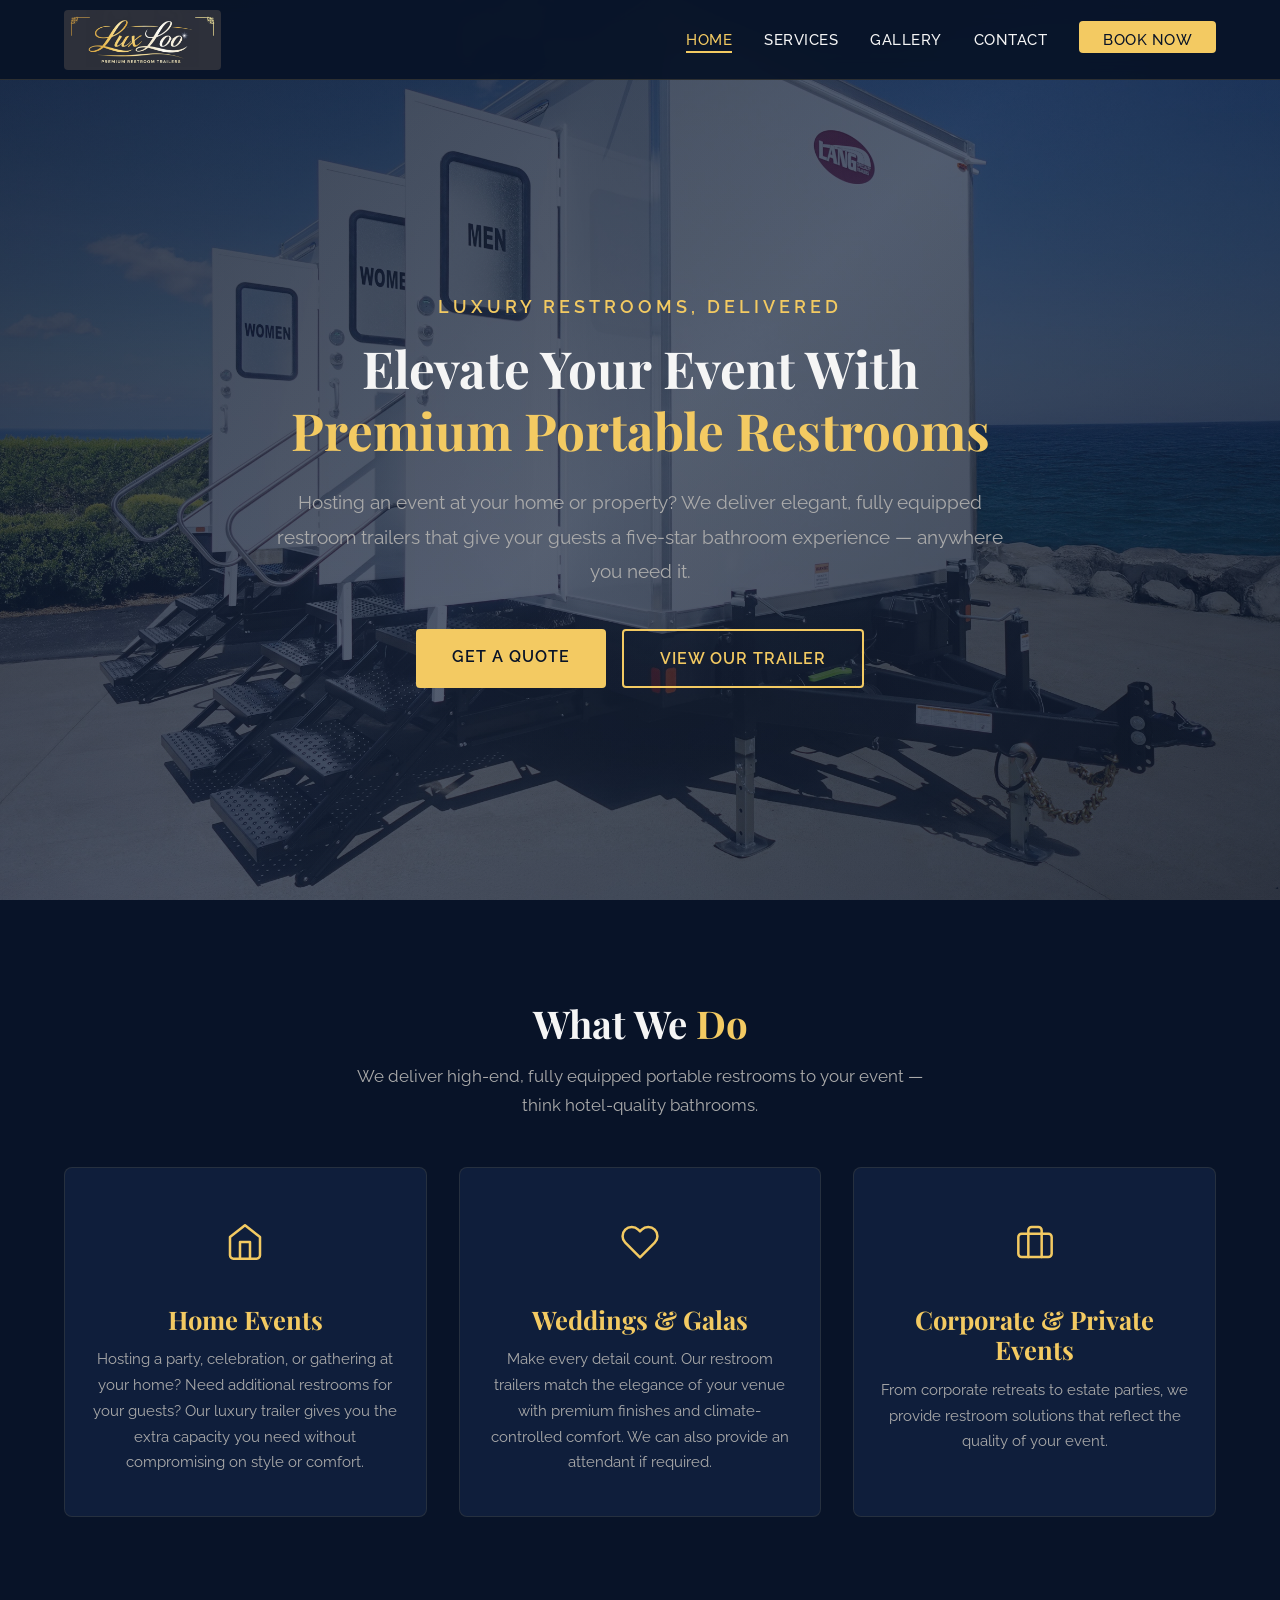
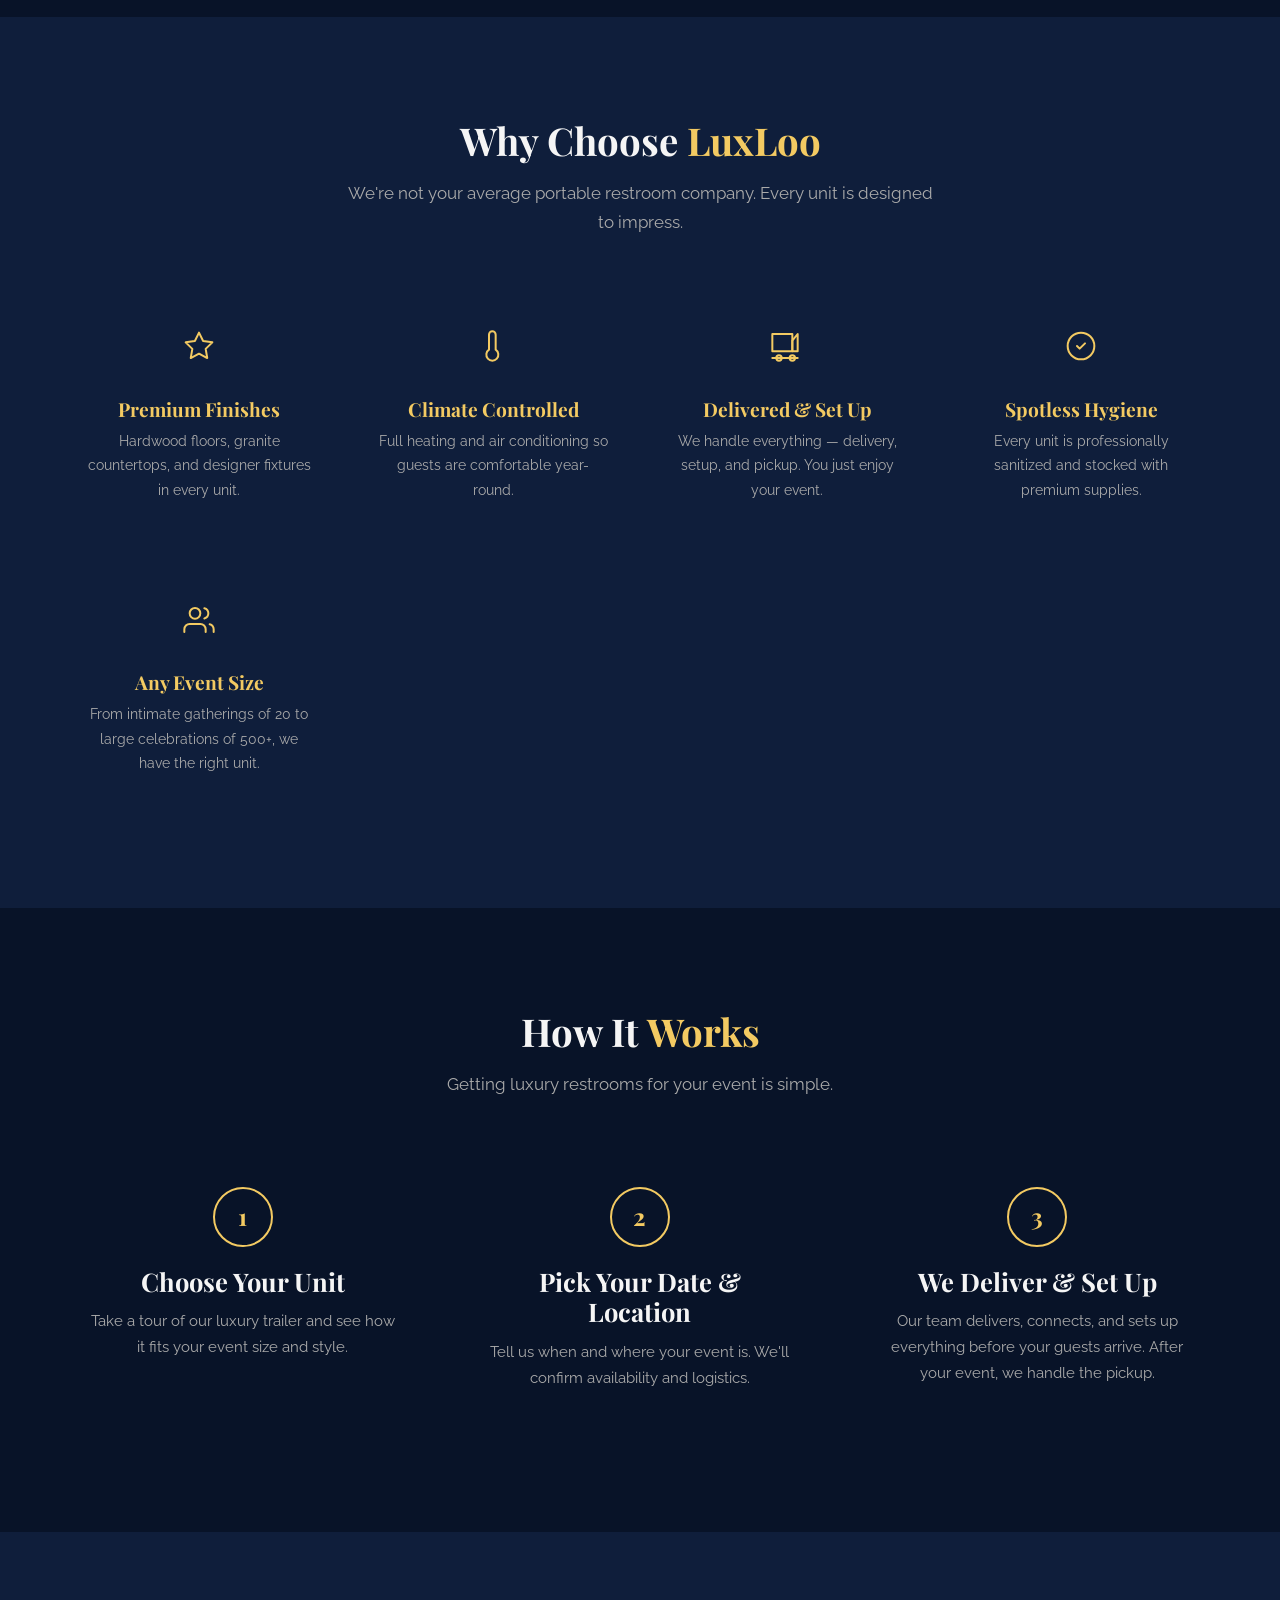
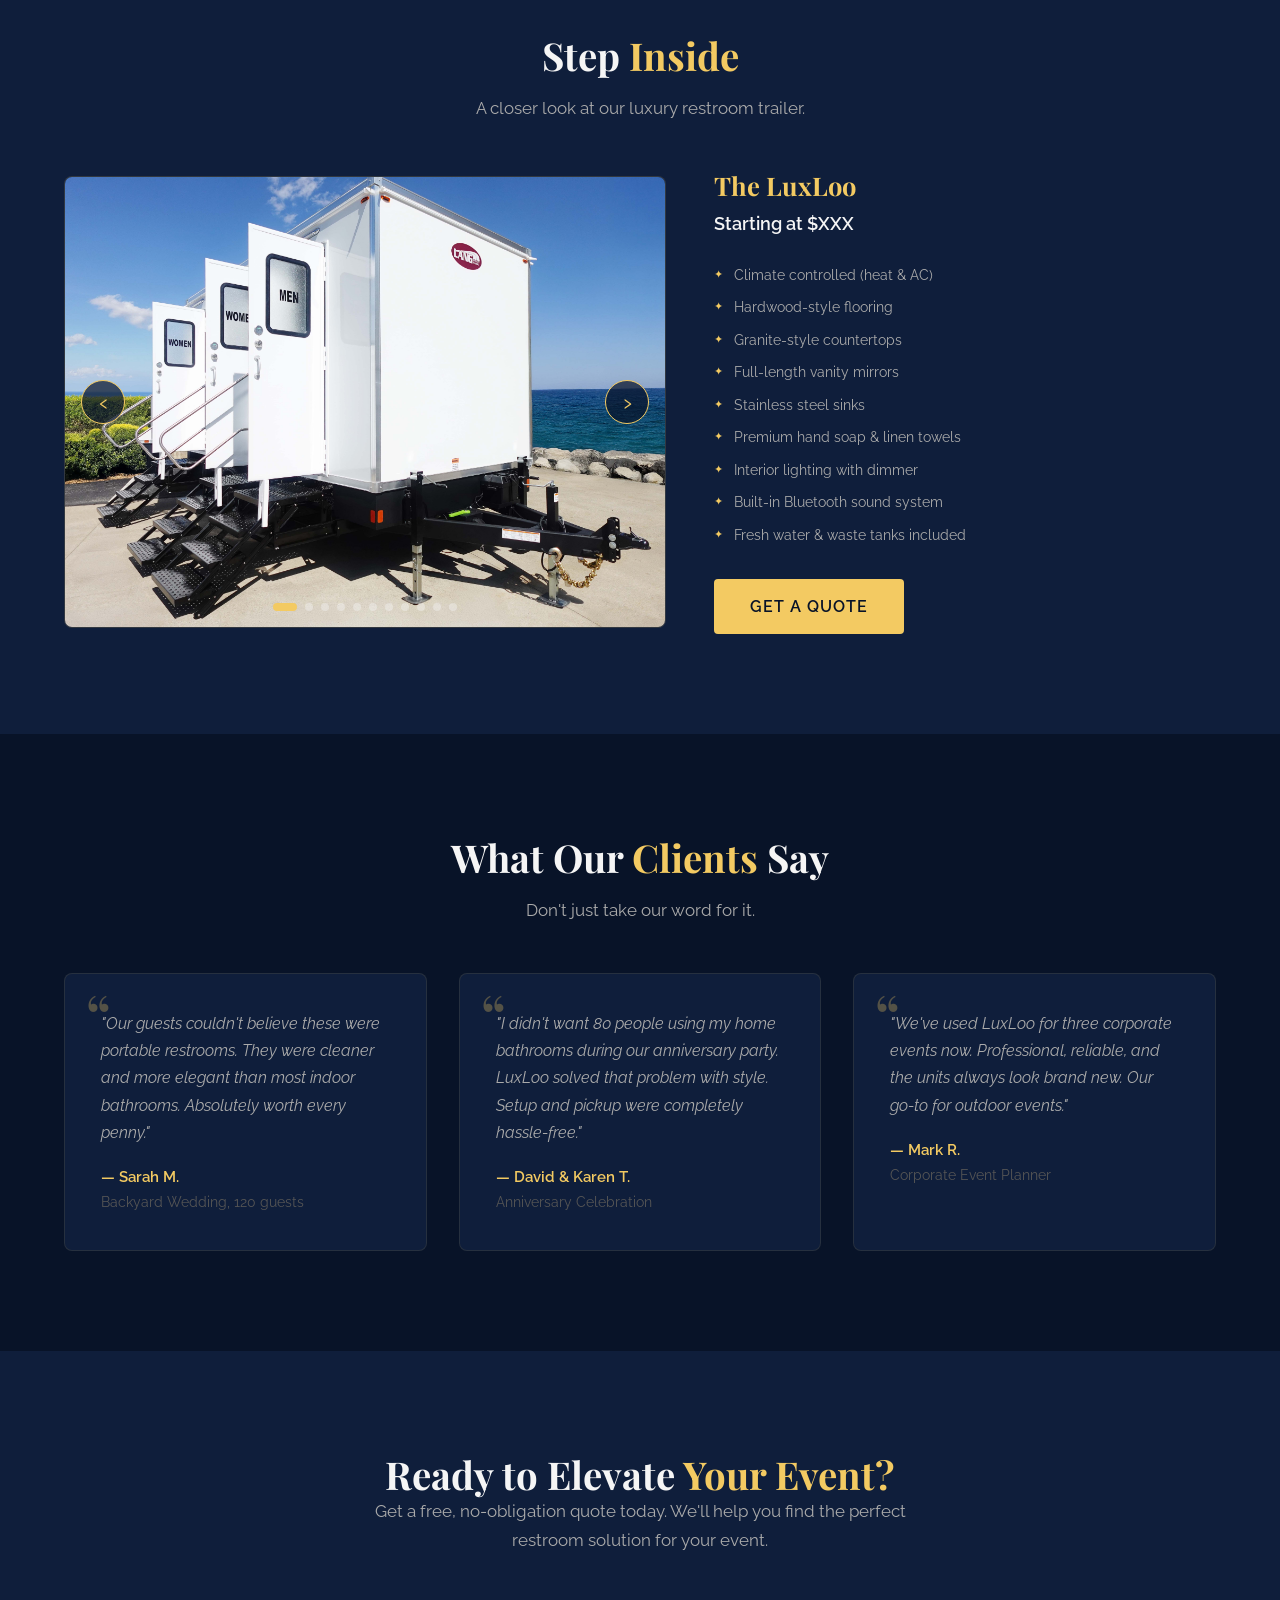
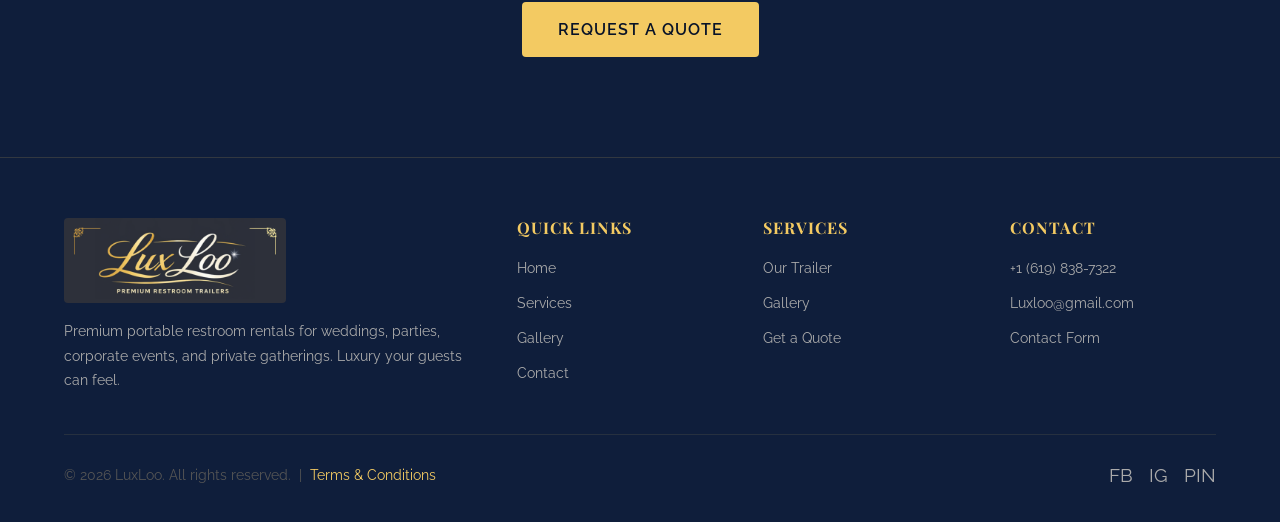
<file: index.html>
<!DOCTYPE html>
<html lang="en">
<head>
  <meta charset="UTF-8">
  <meta name="viewport" content="width=device-width, initial-scale=1.0">
  <title>LuxLoo — Luxury Portable Restroom Rentals for Events</title>
  <meta name="description" content="Luxury portable restroom rentals for weddings, parties, and private events. Hotel-quality bathroom experience delivered to your door.">
  <link rel="preconnect" href="https://fonts.googleapis.com">
  <link rel="preconnect" href="https://fonts.gstatic.com" crossorigin>
  <link href="https://fonts.googleapis.com/css2?family=Playfair+Display:wght@400;700&family=Raleway:wght@300;400;500;600;700&display=swap" rel="stylesheet">
  <link rel="stylesheet" href="css/styles.css">
</head>
<body>

  <!-- Navigation -->
  <nav class="navbar">
    <div class="container">
      <a href="index.html" class="nav-logo"><img src="images/logo.png" alt="LuxLoo"></a>
      <ul class="nav-links">
        <li><a href="index.html" class="active">Home</a></li>
        <li><a href="services.html">Services</a></li>
        <li><a href="gallery.html">Gallery</a></li>
        <li><a href="contact.html">Contact</a></li>
        <li><a href="booking.html" class="nav-cta">Book Now</a></li>
      </ul>
      <button class="hamburger" aria-label="Toggle menu">
        <span></span>
        <span></span>
        <span></span>
      </button>
    </div>
  </nav>

  <!-- Hero Section -->
  <section class="hero">
    <div class="hero-content">
      <p class="hero-tagline">Luxury Restrooms, Delivered</p>
      <h1>Elevate Your Event With <span>Premium Portable Restrooms</span></h1>
      <p class="hero-description">
        Hosting an event at your home or property?
        We deliver elegant, fully equipped restroom trailers that give your guests a
        five-star bathroom experience — anywhere you need it.
      </p>
      <div class="hero-buttons">
        <a href="booking.html" class="btn btn-primary">Get a Quote</a>
        <a href="services.html" class="btn btn-outline">View Our Trailer</a>
      </div>
    </div>
  </section>

  <!-- What We Do -->
  <section class="section">
    <div class="container">
      <h2 class="section-title">What We <span class="gold-text">Do</span></h2>
      <p class="section-subtitle">
        We deliver high-end, fully equipped portable restrooms to your event — think hotel-quality bathrooms.
      </p>
      <div class="what-we-do-grid">
        <div class="wwd-card">
          <span class="wwd-icon"><svg xmlns="http://www.w3.org/2000/svg" width="40" height="40" viewBox="0 0 24 24" fill="none" stroke="#F3CA62" stroke-width="1.5" stroke-linecap="round" stroke-linejoin="round"><path d="M3 9l9-7 9 7v11a2 2 0 0 1-2 2H5a2 2 0 0 1-2-2z"/><polyline points="9 22 9 12 15 12 15 22"/></svg></span>
          <h3>Home Events</h3>
          <p>Hosting a party, celebration, or gathering at your home? Need additional restrooms for your guests? Our luxury trailer gives you the extra capacity you need without compromising on style or comfort.</p>
        </div>
        <div class="wwd-card">
          <span class="wwd-icon"><svg xmlns="http://www.w3.org/2000/svg" width="40" height="40" viewBox="0 0 24 24" fill="none" stroke="#F3CA62" stroke-width="1.5" stroke-linecap="round" stroke-linejoin="round"><path d="M20.84 4.61a5.5 5.5 0 0 0-7.78 0L12 5.67l-1.06-1.06a5.5 5.5 0 0 0-7.78 7.78l1.06 1.06L12 21.23l7.78-7.78 1.06-1.06a5.5 5.5 0 0 0 0-7.78z"/></svg></span>
          <h3>Weddings & Galas</h3>
          <p>Make every detail count. Our restroom trailers match the elegance of your venue with premium finishes and climate-controlled comfort. We can also provide an attendant if required.</p>
        </div>
        <div class="wwd-card">
          <span class="wwd-icon"><svg xmlns="http://www.w3.org/2000/svg" width="40" height="40" viewBox="0 0 24 24" fill="none" stroke="#F3CA62" stroke-width="1.5" stroke-linecap="round" stroke-linejoin="round"><rect x="2" y="7" width="20" height="14" rx="2" ry="2"/><path d="M16 21V5a2 2 0 0 0-2-2h-4a2 2 0 0 0-2 2v16"/></svg></span>
          <h3>Corporate & Private Events</h3>
          <p>From corporate retreats to estate parties, we provide restroom solutions that reflect the quality of your event.</p>
        </div>
      </div>
    </div>
  </section>

  <!-- Why Choose Us -->
  <section class="section section-alt">
    <div class="container">
      <h2 class="section-title">Why Choose <span class="gold-text">LuxLoo</span></h2>
      <p class="section-subtitle">
        We're not your average portable restroom company. Every unit is designed to impress.
      </p>
      <div class="features-grid">
        <div class="feature-item">
          <span class="feature-icon"><svg xmlns="http://www.w3.org/2000/svg" width="32" height="32" viewBox="0 0 24 24" fill="none" stroke="#F3CA62" stroke-width="1.5" stroke-linecap="round" stroke-linejoin="round"><polygon points="12 2 15.09 8.26 22 9.27 17 14.14 18.18 21.02 12 17.77 5.82 21.02 7 14.14 2 9.27 8.91 8.26 12 2"/></svg></span>
          <h4>Premium Finishes</h4>
          <p>Hardwood floors, granite countertops, and designer fixtures in every unit.</p>
        </div>
        <div class="feature-item">
          <span class="feature-icon"><svg xmlns="http://www.w3.org/2000/svg" width="32" height="32" viewBox="0 0 24 24" fill="none" stroke="#F3CA62" stroke-width="1.5" stroke-linecap="round" stroke-linejoin="round"><path d="M14 14.76V3.5a2.5 2.5 0 0 0-5 0v11.26a4.5 4.5 0 1 0 5 0z"/></svg></span>
          <h4>Climate Controlled</h4>
          <p>Full heating and air conditioning so guests are comfortable year-round.</p>
        </div>
        <div class="feature-item">
          <span class="feature-icon"><svg xmlns="http://www.w3.org/2000/svg" width="32" height="32" viewBox="0 0 24 24" fill="none" stroke="#F3CA62" stroke-width="1.5" stroke-linecap="round" stroke-linejoin="round"><rect x="1" y="3" width="15" height="13"/><polygon points="16 8 20 3 20 16 16 16 16 8"/><line x1="1" y1="21" x2="20" y2="21"/><circle cx="6" cy="21" r="2"/><circle cx="16" cy="21" r="2"/></svg></span>
          <h4>Delivered & Set Up</h4>
          <p>We handle everything — delivery, setup, and pickup. You just enjoy your event.</p>
        </div>
        <div class="feature-item">
          <span class="feature-icon"><svg xmlns="http://www.w3.org/2000/svg" width="32" height="32" viewBox="0 0 24 24" fill="none" stroke="#F3CA62" stroke-width="1.5" stroke-linecap="round" stroke-linejoin="round"><path d="M12 22c5.523 0 10-4.477 10-10S17.523 2 12 2 2 6.477 2 12s4.477 10 10 10z"/><path d="M9 12l2 2 4-4"/></svg></span>
          <h4>Spotless Hygiene</h4>
          <p>Every unit is professionally sanitized and stocked with premium supplies.</p>
        </div>
        <div class="feature-item">
          <span class="feature-icon"><svg xmlns="http://www.w3.org/2000/svg" width="32" height="32" viewBox="0 0 24 24" fill="none" stroke="#F3CA62" stroke-width="1.5" stroke-linecap="round" stroke-linejoin="round"><path d="M17 21v-2a4 4 0 0 0-4-4H5a4 4 0 0 0-4 4v2"/><circle cx="9" cy="7" r="4"/><path d="M23 21v-2a4 4 0 0 0-3-3.87"/><path d="M16 3.13a4 4 0 0 1 0 7.75"/></svg></span>
          <h4>Any Event Size</h4>
          <p>From intimate gatherings of 20 to large celebrations of 500+, we have the right unit.</p>
        </div>
      </div>
    </div>
  </section>

  <!-- How It Works -->
  <section class="section">
    <div class="container">
      <h2 class="section-title">How It <span class="gold-text">Works</span></h2>
      <p class="section-subtitle">
        Getting luxury restrooms for your event is simple.
      </p>
      <div class="steps">
        <div class="step">
          <div class="step-number">1</div>
          <h3>Choose Your Unit</h3>
          <p>Take a tour of our luxury trailer and see how it fits your event size and style.</p>
        </div>
        <div class="step">
          <div class="step-number">2</div>
          <h3>Pick Your Date & Location</h3>
          <p>Tell us when and where your event is. We'll confirm availability and logistics.</p>
        </div>
        <div class="step">
          <div class="step-number">3</div>
          <h3>We Deliver & Set Up</h3>
          <p>Our team delivers, connects, and sets up everything before your guests arrive. After your event, we handle the pickup.</p>
        </div>
      </div>
    </div>
  </section>

  <!-- Trailer Showcase -->
  <section class="section section-alt">
    <div class="container">
      <h2 class="section-title">Step <span class="gold-text">Inside</span></h2>
      <p class="section-subtitle">
        A closer look at our luxury restroom trailer.
      </p>
      <div class="trailer-showcase">
        <div class="slideshow" data-slideshow>
          <div class="slideshow-track">
            <div class="slideshow-slide"><img src="images/IMG_6406.JPG" alt="LuxLoo luxury restroom trailer" loading="lazy"></div>
            <div class="slideshow-slide"><img src="images/IMG_6407.JPG" alt="LuxLoo luxury restroom trailer" loading="lazy"></div>
            <div class="slideshow-slide"><img src="images/IMG_6408.JPG" alt="LuxLoo luxury restroom trailer" loading="lazy"></div>
            <div class="slideshow-slide"><img src="images/IMG_6410.JPG" alt="LuxLoo luxury restroom trailer" loading="lazy"></div>
            <div class="slideshow-slide"><img src="images/IMG_6411.JPG" alt="LuxLoo luxury restroom trailer" loading="lazy"></div>
            <div class="slideshow-slide"><img src="images/IMG_6413.JPG" alt="LuxLoo luxury restroom trailer" loading="lazy"></div>
            <div class="slideshow-slide"><img src="images/IMG_6415.JPG" alt="LuxLoo luxury restroom trailer" loading="lazy"></div>
            <div class="slideshow-slide"><img src="images/IMG_6423.JPG" alt="LuxLoo luxury restroom trailer" loading="lazy"></div>
            <div class="slideshow-slide"><img src="images/IMG_6424.JPG" alt="LuxLoo luxury restroom trailer" loading="lazy"></div>
            <div class="slideshow-slide"><img src="images/IMG_6431.JPG" alt="LuxLoo luxury restroom trailer" loading="lazy"></div>
            <div class="slideshow-slide"><img src="images/IMG_6432.JPG" alt="LuxLoo luxury restroom trailer" loading="lazy"></div>
          </div>
          <button class="slideshow-btn slideshow-prev" aria-label="Previous photo">&#8249;</button>
          <button class="slideshow-btn slideshow-next" aria-label="Next photo">&#8250;</button>
          <div class="slideshow-dots"></div>
        </div>
        <div class="trailer-details">
          <h3>The LuxLoo</h3>
          <p class="unit-price">Starting at $XXX</p>
          <ul class="unit-features">
            <li>Climate controlled (heat &amp; AC)</li>
            <li>Hardwood-style flooring</li>
            <li>Granite-style countertops</li>
            <li>Full-length vanity mirrors</li>
            <li>Stainless steel sinks</li>
            <li>Premium hand soap &amp; linen towels</li>
            <li>Interior lighting with dimmer</li>
            <li>Built-in Bluetooth sound system</li>
            <li>Fresh water &amp; waste tanks included</li>
          </ul>
          <a href="booking.html" class="btn btn-primary">Get a Quote</a>
        </div>
      </div>
    </div>
  </section>

  <!-- Testimonials -->
  <section class="section">
    <div class="container">
      <h2 class="section-title">What Our <span class="gold-text">Clients</span> Say</h2>
      <p class="section-subtitle">
        Don't just take our word for it.
      </p>
      <div class="testimonials-grid">
        <div class="testimonial-card">
          <p class="testimonial-text">
            "Our guests couldn't believe these were portable restrooms. They were cleaner and more elegant than most indoor bathrooms. Absolutely worth every penny."
          </p>
          <p class="testimonial-author">— Sarah M.</p>
          <p class="testimonial-event">Backyard Wedding, 120 guests</p>
        </div>
        <div class="testimonial-card">
          <p class="testimonial-text">
            "I didn't want 80 people using my home bathrooms during our anniversary party. LuxLoo solved that problem with style. Setup and pickup were completely hassle-free."
          </p>
          <p class="testimonial-author">— David & Karen T.</p>
          <p class="testimonial-event">Anniversary Celebration</p>
        </div>
        <div class="testimonial-card">
          <p class="testimonial-text">
            "We've used LuxLoo for three corporate events now. Professional, reliable, and the units always look brand new. Our go-to for outdoor events."
          </p>
          <p class="testimonial-author">— Mark R.</p>
          <p class="testimonial-event">Corporate Event Planner</p>
        </div>
      </div>
    </div>
  </section>

  <!-- CTA Banner -->
  <section class="section section-alt" style="text-align:center;">
    <div class="container">
      <h2>Ready to Elevate <span class="gold-text">Your Event?</span></h2>
      <p class="section-subtitle">
        Get a free, no-obligation quote today. We'll help you find the perfect restroom solution for your event.
      </p>
      <a href="booking.html" class="btn btn-primary">Request a Quote</a>
    </div>
  </section>

  <!-- Footer -->
  <footer class="footer">
    <div class="container">
      <div class="footer-grid">
        <div>
          <span class="footer-brand"><img src="images/logo.png" alt="LuxLoo"></span>
          <p class="footer-description">
            Premium portable restroom rentals for weddings, parties, corporate events, and private gatherings. Luxury your guests can feel.
          </p>
        </div>
        <div>
          <h4>Quick Links</h4>
          <ul>
            <li><a href="index.html">Home</a></li>
            <li><a href="services.html">Services</a></li>
            <li><a href="gallery.html">Gallery</a></li>
            <li><a href="contact.html">Contact</a></li>
          </ul>
        </div>
        <div>
          <h4>Services</h4>
          <ul>
            <li><a href="services.html">Our Trailer</a></li>
            <li><a href="gallery.html">Gallery</a></li>
            <li><a href="booking.html">Get a Quote</a></li>
          </ul>
        </div>
        <div>
          <h4>Contact</h4>
          <ul>
            <li><a href="tel:+16198387322">+1 (619) 838-7322</a></li>
            <li><a href="mailto:Luxloo@gmail.com">Luxloo@gmail.com</a></li>
            <li><a href="contact.html">Contact Form</a></li>
          </ul>
        </div>
      </div>
      <div class="footer-bottom">
        <p>&copy; 2026 LuxLoo. All rights reserved. &nbsp;|&nbsp; <a href="terms.html">Terms &amp; Conditions</a></p>
        <div class="social-links">
          <a href="#" aria-label="Facebook">FB</a>
          <a href="#" aria-label="Instagram">IG</a>
          <a href="#" aria-label="Pinterest">PIN</a>
        </div>
      </div>
    </div>
  </footer>

  <script src="js/script.js"></script>
</body>
</html>
</file>
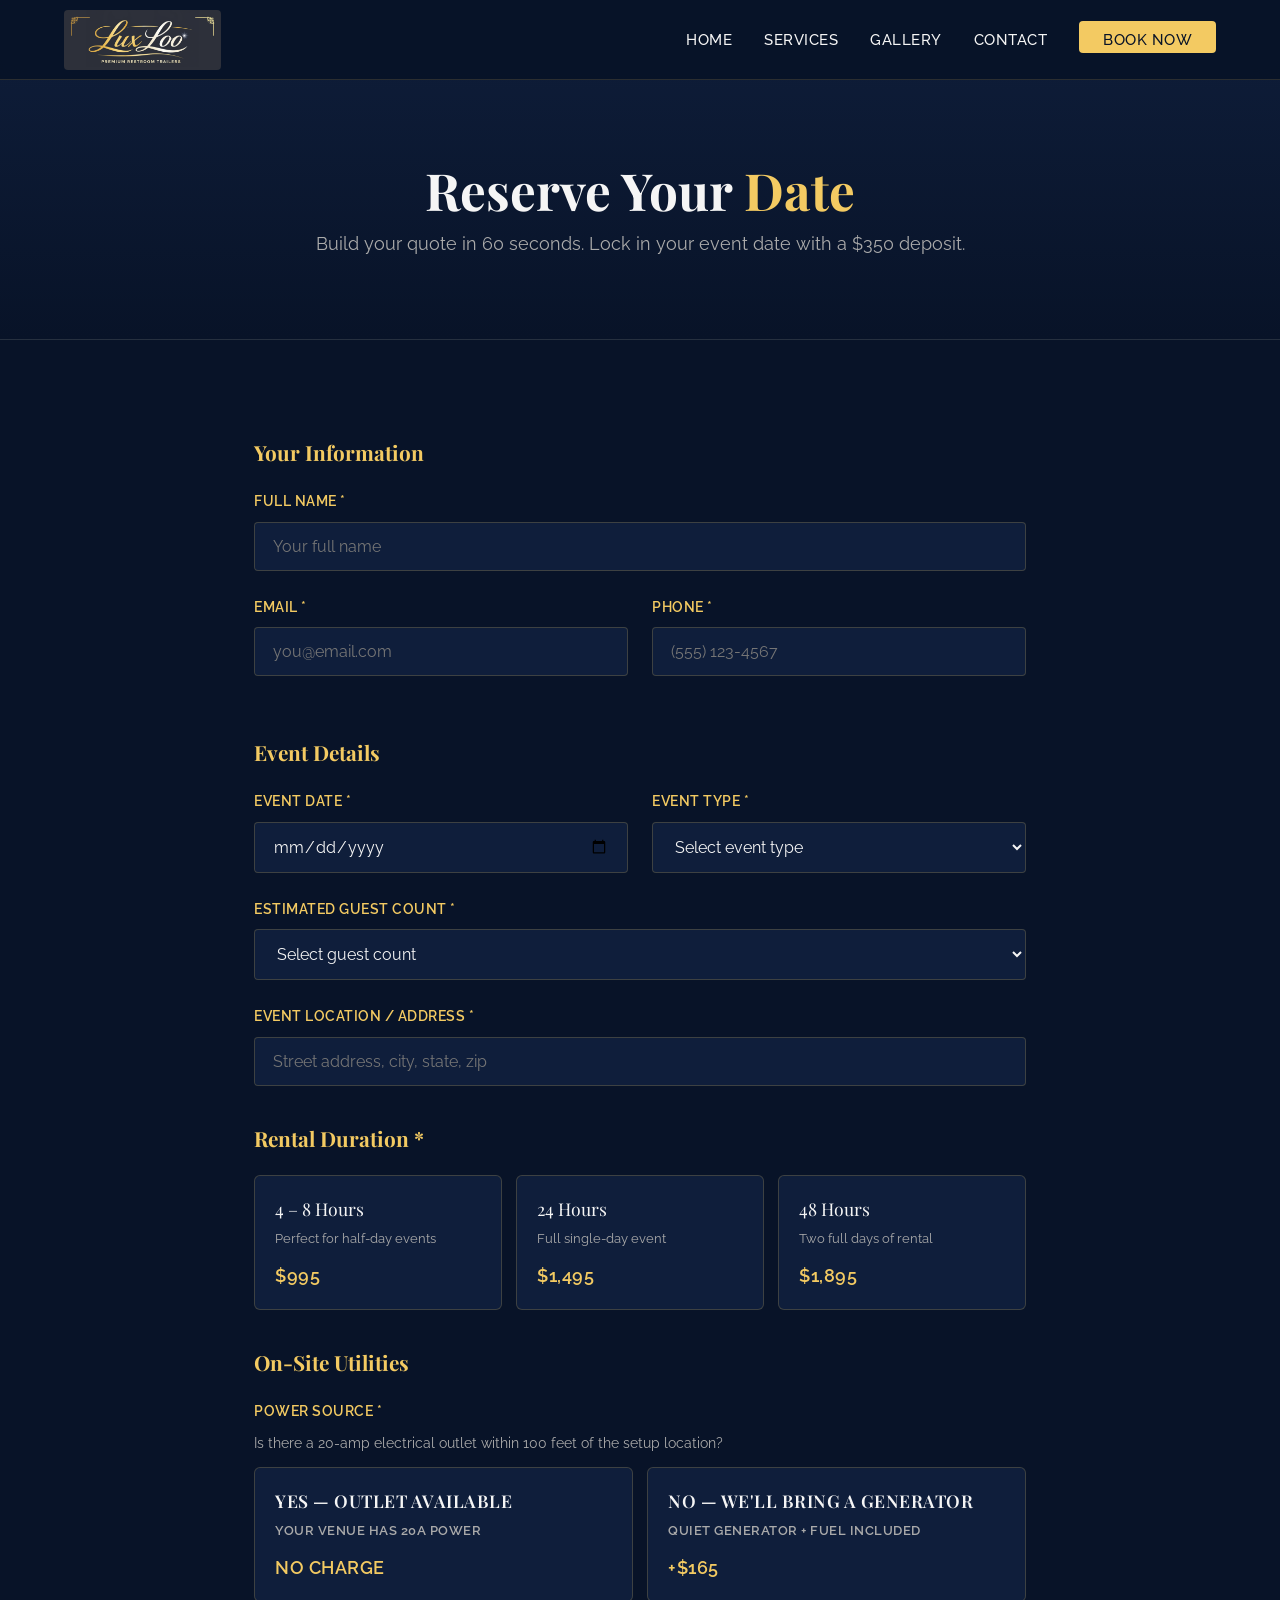
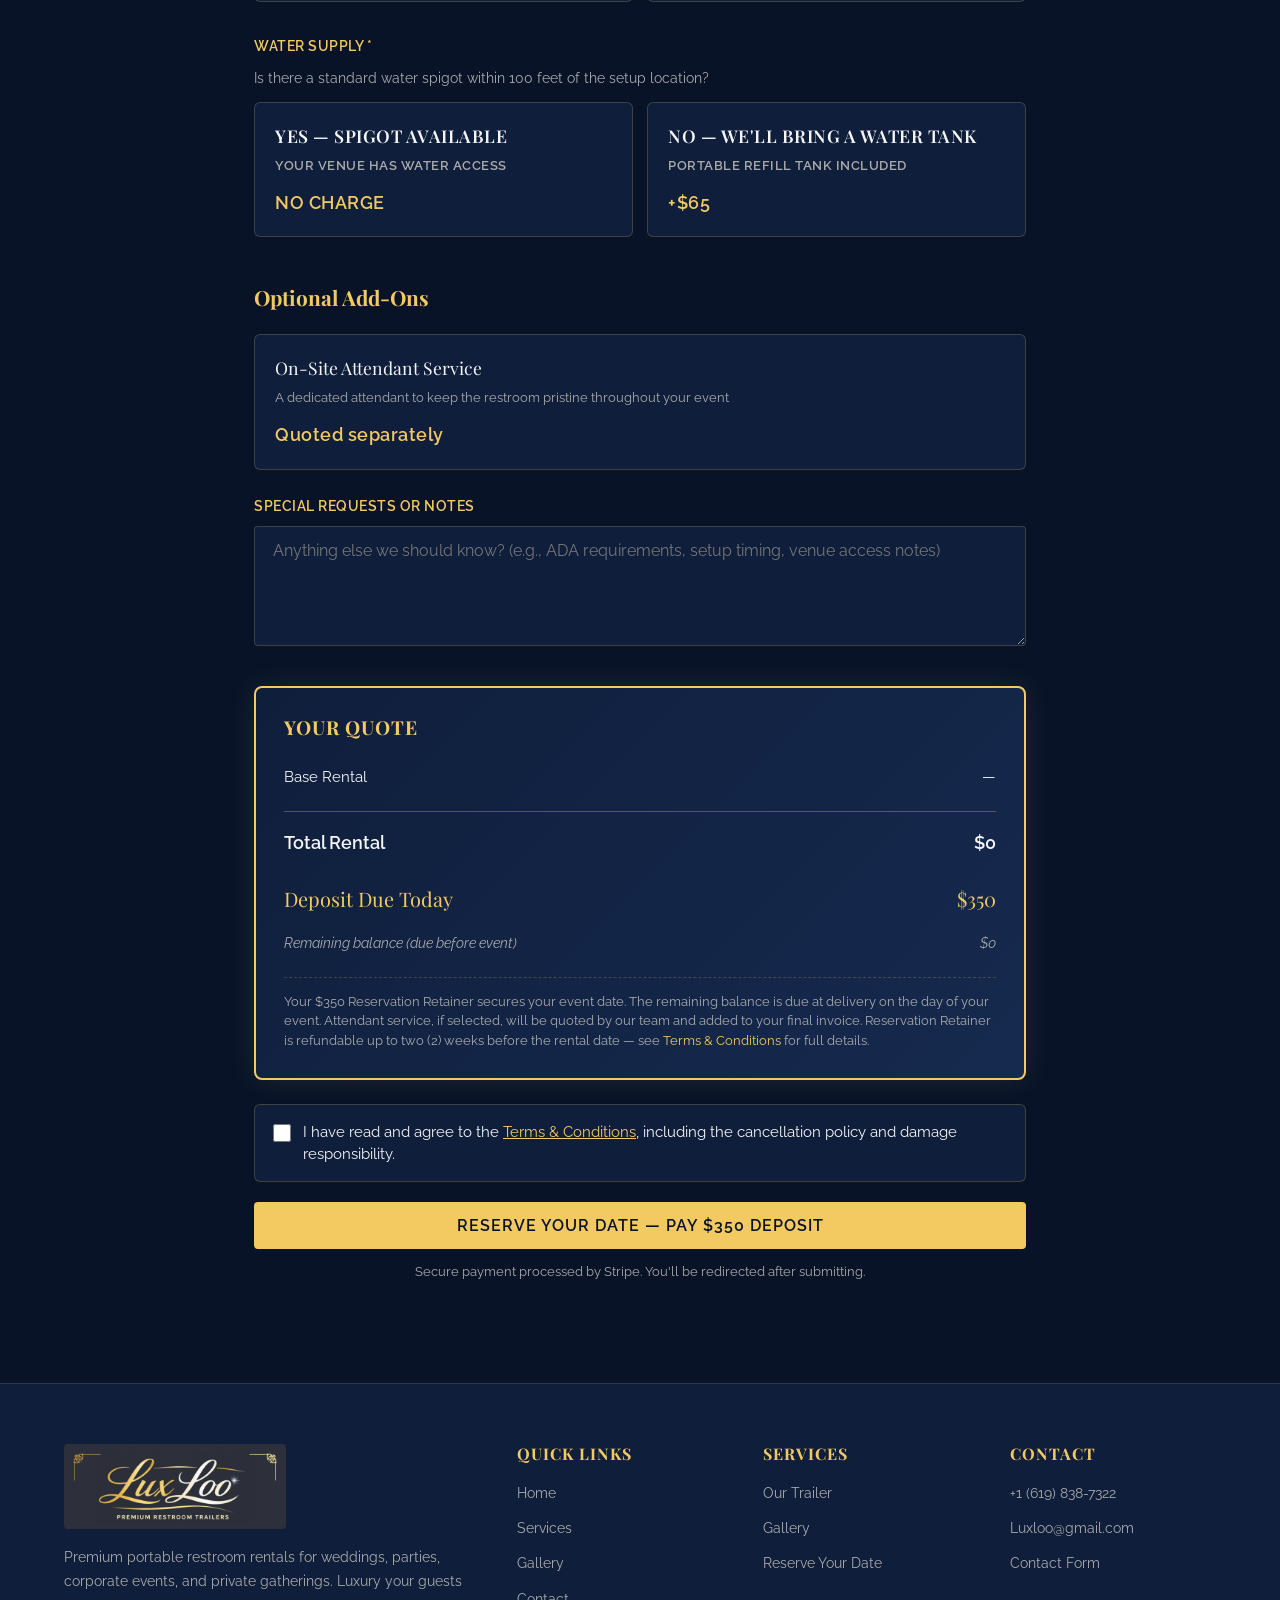
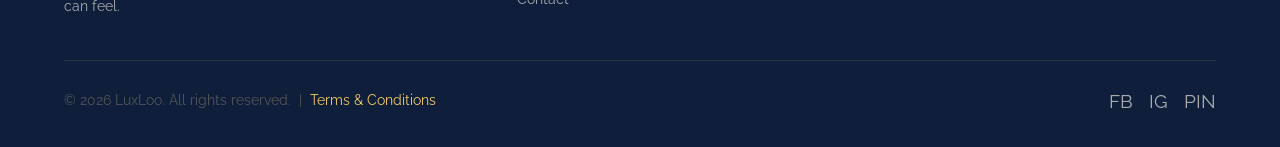
<file: booking.html>
<!DOCTYPE html>
<html lang="en">
<head>
  <meta charset="UTF-8">
  <meta name="viewport" content="width=device-width, initial-scale=1.0">
  <title>Reserve Your Date — LuxLoo</title>
  <meta name="description" content="Build your luxury portable restroom quote in 60 seconds and reserve your event date with a $350 deposit.">
  <link rel="preconnect" href="https://fonts.googleapis.com">
  <link rel="preconnect" href="https://fonts.gstatic.com" crossorigin>
  <link href="https://fonts.googleapis.com/css2?family=Playfair+Display:wght@400;700&family=Raleway:wght@300;400;500;600;700&display=swap" rel="stylesheet">
  <link rel="stylesheet" href="css/styles.css">
</head>
<body>

  <!-- Navigation -->
  <nav class="navbar">
    <div class="container">
      <a href="index.html" class="nav-logo"><img src="images/logo.png" alt="LuxLoo"></a>
      <ul class="nav-links">
        <li><a href="index.html">Home</a></li>
        <li><a href="services.html">Services</a></li>
        <li><a href="gallery.html">Gallery</a></li>
        <li><a href="contact.html">Contact</a></li>
        <li><a href="booking.html" class="nav-cta active">Book Now</a></li>
      </ul>
      <button class="hamburger" aria-label="Toggle menu">
        <span></span>
        <span></span>
        <span></span>
      </button>
    </div>
  </nav>

  <!-- Page Header -->
  <section class="page-header">
    <div class="container">
      <h1>Reserve Your <span class="gold-text">Date</span></h1>
      <p>Build your quote in 60 seconds. Lock in your event date with a $350 deposit.</p>
    </div>
  </section>

  <!-- Booking Calculator -->
  <section class="section">
    <div class="container" style="max-width:820px;">

      <form id="booking-form" novalidate>

        <h3 style="color:var(--gold); margin-bottom:1.5rem; font-size:1.3rem;">Your Information</h3>

        <div class="form-group">
          <label for="booking-name">Full Name *</label>
          <input type="text" id="booking-name" name="name" required placeholder="Your full name">
          <p class="form-error">Please enter your name.</p>
        </div>

        <div class="form-row">
          <div class="form-group">
            <label for="booking-email">Email *</label>
            <input type="email" id="booking-email" name="email" required placeholder="you@email.com">
            <p class="form-error">Please enter a valid email.</p>
          </div>
          <div class="form-group">
            <label for="booking-phone">Phone *</label>
            <input type="tel" id="booking-phone" name="phone" required placeholder="(555) 123-4567">
            <p class="form-error">Please enter your phone number.</p>
          </div>
        </div>

        <h3 style="color:var(--gold); margin:2.5rem 0 1.5rem; font-size:1.3rem;">Event Details</h3>

        <div class="form-row">
          <div class="form-group">
            <label for="booking-date">Event Date *</label>
            <input type="date" id="booking-date" name="event_date" required>
            <p class="form-error">Please select an event date.</p>
          </div>
          <div class="form-group">
            <label for="booking-type">Event Type *</label>
            <select id="booking-type" name="event_type" required>
              <option value="">Select event type</option>
              <option value="wedding">Wedding</option>
              <option value="corporate">Corporate Event</option>
              <option value="private-party">Private Party</option>
              <option value="festival">Festival</option>
            </select>
            <p class="form-error">Please select an event type.</p>
          </div>
        </div>

        <div class="form-group">
          <label for="booking-guests">Estimated Guest Count *</label>
          <select id="booking-guests" name="guest_count" required>
            <option value="">Select guest count</option>
            <option value="0-50">0 – 50 guests</option>
            <option value="50-100">50 – 100 guests</option>
            <option value="100-150">100 – 150 guests</option>
            <option value="150-200">150 – 200 guests</option>
            <option value="200-250">200 – 250 guests</option>
            <option value="250-300">250 – 300 guests</option>
          </select>
          <p class="form-error">Please select a guest count.</p>
        </div>

        <div class="form-group">
          <label for="booking-address">Event Location / Address *</label>
          <input type="text" id="booking-address" name="address" required placeholder="Street address, city, state, zip">
          <p class="form-error">Please enter the event location.</p>
        </div>

        <h3 style="color:var(--gold); margin:2.5rem 0 1.5rem; font-size:1.3rem;">Rental Duration *</h3>

        <div class="option-cards" data-group="duration">
          <label class="option-card">
            <input type="radio" name="duration" value="4-8hr" data-price="995" required>
            <span class="option-card-inner">
              <span class="option-card-title">4 – 8 Hours</span>
              <span class="option-card-sub">Perfect for half-day events</span>
              <span class="option-card-price">$995</span>
            </span>
          </label>
          <label class="option-card">
            <input type="radio" name="duration" value="24hr" data-price="1495" required>
            <span class="option-card-inner">
              <span class="option-card-title">24 Hours</span>
              <span class="option-card-sub">Full single-day event</span>
              <span class="option-card-price">$1,495</span>
            </span>
          </label>
          <label class="option-card">
            <input type="radio" name="duration" value="48hr" data-price="1895" required>
            <span class="option-card-inner">
              <span class="option-card-title">48 Hours</span>
              <span class="option-card-sub">Two full days of rental</span>
              <span class="option-card-price">$1,895</span>
            </span>
          </label>
        </div>
        <p class="form-error" id="duration-error">Please select a rental duration.</p>

        <h3 style="color:var(--gold); margin:2.5rem 0 1.5rem; font-size:1.3rem;">On-Site Utilities</h3>

        <div class="form-group">
          <label>Power Source *</label>
          <p style="color:var(--gray); font-size:0.85rem; margin-bottom:12px;">Is there a 20-amp electrical outlet within 100 feet of the setup location?</p>
          <div class="option-cards" data-group="power">
            <label class="option-card">
              <input type="radio" name="power" value="yes" data-price="0" required>
              <span class="option-card-inner">
                <span class="option-card-title">Yes — Outlet Available</span>
                <span class="option-card-sub">Your venue has 20A power</span>
                <span class="option-card-price">No charge</span>
              </span>
            </label>
            <label class="option-card">
              <input type="radio" name="power" value="no" data-price="165" required>
              <span class="option-card-inner">
                <span class="option-card-title">No — We'll Bring a Generator</span>
                <span class="option-card-sub">Quiet generator + fuel included</span>
                <span class="option-card-price">+$165</span>
              </span>
            </label>
          </div>
          <p class="form-error" id="power-error">Please select a power option.</p>
        </div>

        <div class="form-group">
          <label>Water Supply *</label>
          <p style="color:var(--gray); font-size:0.85rem; margin-bottom:12px;">Is there a standard water spigot within 100 feet of the setup location?</p>
          <div class="option-cards" data-group="water">
            <label class="option-card">
              <input type="radio" name="water" value="yes" data-price="0" required>
              <span class="option-card-inner">
                <span class="option-card-title">Yes — Spigot Available</span>
                <span class="option-card-sub">Your venue has water access</span>
                <span class="option-card-price">No charge</span>
              </span>
            </label>
            <label class="option-card">
              <input type="radio" name="water" value="no" data-price="65" required>
              <span class="option-card-inner">
                <span class="option-card-title">No — We'll Bring a Water Tank</span>
                <span class="option-card-sub">Portable refill tank included</span>
                <span class="option-card-price">+$65</span>
              </span>
            </label>
          </div>
          <p class="form-error" id="water-error">Please select a water option.</p>
        </div>

        <h3 style="color:var(--gold); margin:2.5rem 0 1.5rem; font-size:1.3rem;">Optional Add-Ons</h3>

        <label class="option-card" style="margin-bottom:24px;">
          <input type="checkbox" name="attendant" value="yes">
          <span class="option-card-inner">
            <span class="option-card-title">On-Site Attendant Service</span>
            <span class="option-card-sub">A dedicated attendant to keep the restroom pristine throughout your event</span>
            <span class="option-card-price">Quoted separately</span>
          </span>
        </label>

        <div class="form-group">
          <label for="booking-requests">Special Requests or Notes</label>
          <textarea id="booking-requests" name="special_requests" placeholder="Anything else we should know? (e.g., ADA requirements, setup timing, venue access notes)"></textarea>
        </div>

        <!-- Live Price Summary -->
        <div class="price-summary">
          <h3>Your Quote</h3>
          <div class="price-line" id="line-base">
            <span>Base Rental</span>
            <span data-value="base">—</span>
          </div>
          <div class="price-line" id="line-power" style="display:none;">
            <span>Generator (20A power)</span>
            <span data-value="power">+$165</span>
          </div>
          <div class="price-line" id="line-water" style="display:none;">
            <span>Portable Water Tank</span>
            <span data-value="water">+$65</span>
          </div>
          <div class="price-line muted" id="line-attendant" style="display:none;">
            <span>Attendant Service</span>
            <span>Quoted separately</span>
          </div>
          <div class="price-line total">
            <span>Total Rental</span>
            <span data-value="total">$0</span>
          </div>
          <div class="price-line deposit">
            <span>Deposit Due Today</span>
            <span>$350</span>
          </div>
          <div class="price-line balance">
            <span>Remaining balance (due before event)</span>
            <span data-value="balance">$0</span>
          </div>
          <p class="price-note">
            Your $350 Reservation Retainer secures your event date. The remaining balance is due at delivery on the day of your event. Attendant service, if selected, will be quoted by our team and added to your final invoice. Reservation Retainer is refundable up to two (2) weeks before the rental date &mdash; see <a href="terms.html" target="_blank" style="color:var(--gold);">Terms &amp; Conditions</a> for full details.
          </p>
        </div>

        <!-- Hidden fields for Formspree (so the email summary includes the price) -->
        <input type="hidden" name="_subject" value="New LuxLoo Booking Request">
        <input type="hidden" name="quote_total" id="hidden-total">
        <input type="hidden" name="quote_breakdown" id="hidden-breakdown">

        <label class="agreement-check" id="agreement-wrapper">
          <input type="checkbox" id="booking-agreement" name="agreement" required>
          <span>I have read and agree to the <a href="terms.html" target="_blank">Terms &amp; Conditions</a>, including the cancellation policy and damage responsibility.</span>
        </label>

        <button type="submit" class="btn btn-primary" style="width:100%; text-align:center;" id="reserve-btn" disabled>
          Reserve Your Date — Pay $350 Deposit
        </button>
        <p style="text-align:center; color:var(--gray); font-size:0.8rem; margin-top:12px;">
          Secure payment processed by Stripe. You'll be redirected after submitting.
        </p>

      </form>

      <div class="form-success" id="booking-success">
        <h3>Reservation Received!</h3>
        <p>Thank you for choosing LuxLoo. We've received your event details and you'll be redirected to Stripe to complete your $350 deposit. Once payment is confirmed, your date is locked in and we'll follow up within 24 hours to finalize the details.</p>
        <p style="margin-top:1rem;">Need an immediate response? Call us at <a href="tel:+16198387322">+1 (619) 838-7322</a>.</p>
      </div>

    </div>
  </section>

  <!-- Footer -->
  <footer class="footer">
    <div class="container">
      <div class="footer-grid">
        <div>
          <span class="footer-brand"><img src="images/logo.png" alt="LuxLoo"></span>
          <p class="footer-description">
            Premium portable restroom rentals for weddings, parties, corporate events, and private gatherings. Luxury your guests can feel.
          </p>
        </div>
        <div>
          <h4>Quick Links</h4>
          <ul>
            <li><a href="index.html">Home</a></li>
            <li><a href="services.html">Services</a></li>
            <li><a href="gallery.html">Gallery</a></li>
            <li><a href="contact.html">Contact</a></li>
          </ul>
        </div>
        <div>
          <h4>Services</h4>
          <ul>
            <li><a href="services.html">Our Trailer</a></li>
            <li><a href="gallery.html">Gallery</a></li>
            <li><a href="booking.html">Reserve Your Date</a></li>
          </ul>
        </div>
        <div>
          <h4>Contact</h4>
          <ul>
            <li><a href="tel:+16198387322">+1 (619) 838-7322</a></li>
            <li><a href="mailto:Luxloo@gmail.com">Luxloo@gmail.com</a></li>
            <li><a href="contact.html">Contact Form</a></li>
          </ul>
        </div>
      </div>
      <div class="footer-bottom">
        <p>&copy; 2026 LuxLoo. All rights reserved. &nbsp;|&nbsp; <a href="terms.html">Terms &amp; Conditions</a></p>
        <div class="social-links">
          <a href="#" aria-label="Facebook">FB</a>
          <a href="#" aria-label="Instagram">IG</a>
          <a href="#" aria-label="Pinterest">PIN</a>
        </div>
      </div>
    </div>
  </footer>

  <script src="js/script.js"></script>
  <script>
    /* ========================================
       BOOKING CALCULATOR — LuxLoo
       ========================================
       SETUP REQUIRED:
       1. Create a Stripe Payment Link for $350 (security deposit)
          → https://dashboard.stripe.com/payment-links
       2. Paste the URL below, replacing STRIPE_PAYMENT_LINK_URL
       3. (Optional) In Stripe, set "After payment" → redirect to:
          https://luxloorestrooms.com/booking.html?paid=true
    ======================================== */
    const STRIPE_PAYMENT_LINK = "https://buy.stripe.com/test_28E9ASceQ8xS9vAgdVc7u01"; // ← REPLACE WITH YOUR STRIPE LINK

    (function () {
      const form = document.getElementById("booking-form");
      if (!form) return;

      const reserveBtn = document.getElementById("reserve-btn");
      const successEl = document.getElementById("booking-success");
      const baseEl = document.querySelector('[data-value="base"]');
      const totalEl = document.querySelector('[data-value="total"]');
      const balanceEl = document.querySelector('[data-value="balance"]');
      const linePower = document.getElementById("line-power");
      const lineWater = document.getElementById("line-water");
      const lineAttendant = document.getElementById("line-attendant");
      const hiddenTotal = document.getElementById("hidden-total");
      const hiddenBreakdown = document.getElementById("hidden-breakdown");

      const DEPOSIT = 350;
      const fmt = (n) => "$" + n.toLocaleString("en-US");

      const agreementCheck = document.getElementById("booking-agreement");
      const agreementWrapper = document.getElementById("agreement-wrapper");

      function recalc() {
        const duration = form.querySelector('input[name="duration"]:checked');
        const power = form.querySelector('input[name="power"]:checked');
        const water = form.querySelector('input[name="water"]:checked');
        const attendant = form.querySelector('input[name="attendant"]:checked');

        const base = duration ? parseInt(duration.dataset.price, 10) : 0;
        const powerFee = power ? parseInt(power.dataset.price, 10) : 0;
        const waterFee = water ? parseInt(water.dataset.price, 10) : 0;
        const total = base + powerFee + waterFee;

        baseEl.textContent = base ? fmt(base) : "—";
        totalEl.textContent = fmt(total);
        balanceEl.textContent = total > DEPOSIT ? fmt(total - DEPOSIT) : "$0";

        linePower.style.display = powerFee > 0 ? "flex" : "none";
        lineWater.style.display = waterFee > 0 ? "flex" : "none";
        lineAttendant.style.display = attendant ? "flex" : "none";

        // Build breakdown for Formspree email
        const lines = [];
        if (duration) lines.push(`Rental (${duration.value}): ${fmt(base)}`);
        if (powerFee) lines.push(`Generator: +${fmt(powerFee)}`);
        if (waterFee) lines.push(`Water tank: +${fmt(waterFee)}`);
        if (attendant) lines.push(`Attendant service: quoted separately`);
        lines.push(`TOTAL: ${fmt(total)}`);
        lines.push(`Deposit paid today: ${fmt(DEPOSIT)}`);
        lines.push(`Remaining balance: ${fmt(Math.max(0, total - DEPOSIT))}`);

        hiddenTotal.value = fmt(total);
        hiddenBreakdown.value = lines.join(" | ");

        // Enable button only when all required radio groups are picked AND the agreement is checked
        reserveBtn.disabled = !(duration && power && water && agreementCheck.checked);
      }

      form.addEventListener("change", recalc);
      recalc();

      // Form submission: validate → send to Formspree → redirect to Stripe
      form.addEventListener("submit", async (e) => {
        e.preventDefault();

        // Clear previous errors
        form.querySelectorAll(".form-group").forEach(g => g.classList.remove("error"));

        let valid = true;
        form.querySelectorAll("[required]").forEach(field => {
          if (field.type === "radio") return; // handled separately
          const group = field.closest(".form-group");
          if (!field.value.trim() || (field.type === "email" && !/^\S+@\S+\.\S+$/.test(field.value))) {
            if (group) group.classList.add("error");
            valid = false;
          }
        });

        // Validate radio groups
        ["duration", "power", "water"].forEach(name => {
          if (!form.querySelector(`input[name="${name}"]:checked`)) valid = false;
        });

        // Validate agreement checkbox
        if (!agreementCheck.checked) {
          agreementWrapper.classList.add("error");
          valid = false;
        } else {
          agreementWrapper.classList.remove("error");
        }

        if (!valid) {
          const firstError = form.querySelector(".form-group.error");
          if (firstError) {
            window.scrollTo({ top: firstError.offsetTop - 120, behavior: "smooth" });
          }
          return;
        }

        reserveBtn.disabled = true;
        reserveBtn.textContent = "Processing…";

        try {
          // Send event details to LuxLoo via Formspree
          const formData = new FormData(form);
          await fetch("https://formspree.io/f/mgopbvqo", {
            method: "POST",
            body: formData,
            headers: { Accept: "application/json" }
          });

          // Redirect to Stripe for $350 deposit
          if (STRIPE_PAYMENT_LINK && STRIPE_PAYMENT_LINK !== "STRIPE_PAYMENT_LINK_URL") {
            const email = encodeURIComponent(form.querySelector('[name="email"]').value);
            window.location.href = `${STRIPE_PAYMENT_LINK}?prefilled_email=${email}`;
          } else {
            // Stripe link not yet configured — just show success
            form.style.display = "none";
            successEl.classList.add("active");
            window.scrollTo({ top: successEl.offsetTop - 120, behavior: "smooth" });
          }
        } catch (err) {
          reserveBtn.disabled = false;
          reserveBtn.textContent = "Reserve Your Date — Pay $350 Deposit";
          alert("There was an error submitting your reservation. Please call us at (619) 838-7322.");
        }
      });
    })();
  </script>
</body>
</html>
</file>
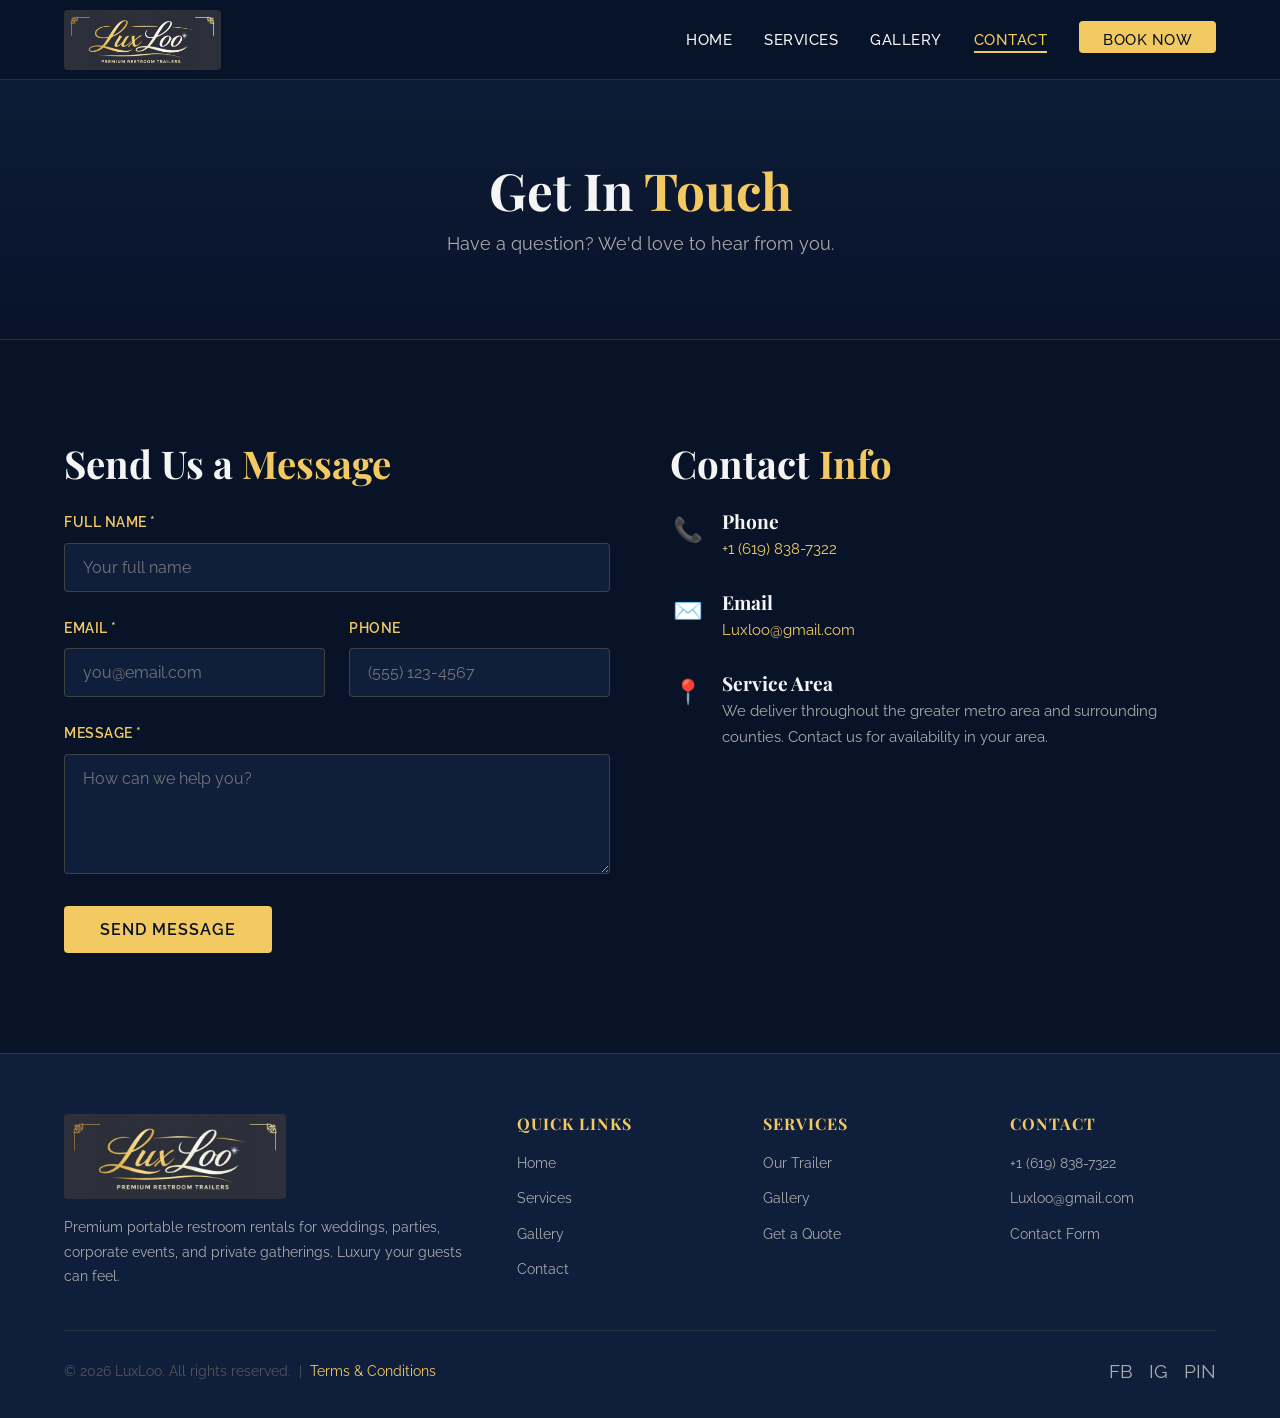
<file: contact.html>
<!DOCTYPE html>
<html lang="en">
<head>
  <meta charset="UTF-8">
  <meta name="viewport" content="width=device-width, initial-scale=1.0">
  <title>Contact Us — LuxLoo</title>
  <meta name="description" content="Get in touch with LuxLoo. Call, email, or fill out our contact form. We're here to help with your luxury restroom rental needs.">
  <link rel="preconnect" href="https://fonts.googleapis.com">
  <link rel="preconnect" href="https://fonts.gstatic.com" crossorigin>
  <link href="https://fonts.googleapis.com/css2?family=Playfair+Display:wght@400;700&family=Raleway:wght@300;400;500;600;700&display=swap" rel="stylesheet">
  <link rel="stylesheet" href="css/styles.css">
</head>
<body>

  <!-- Navigation -->
  <nav class="navbar">
    <div class="container">
      <a href="index.html" class="nav-logo"><img src="images/logo.png" alt="LuxLoo"></a>
      <ul class="nav-links">
        <li><a href="index.html">Home</a></li>
        <li><a href="services.html">Services</a></li>
        <li><a href="gallery.html">Gallery</a></li>
        <li><a href="contact.html" class="active">Contact</a></li>
        <li><a href="booking.html" class="nav-cta">Book Now</a></li>
      </ul>
      <button class="hamburger" aria-label="Toggle menu">
        <span></span>
        <span></span>
        <span></span>
      </button>
    </div>
  </nav>

  <!-- Page Header -->
  <section class="page-header">
    <div class="container">
      <h1>Get In <span class="gold-text">Touch</span></h1>
      <p>Have a question? We'd love to hear from you.</p>
    </div>
  </section>

  <!-- Contact Section -->
  <section class="section">
    <div class="container">
      <div class="contact-grid">

        <!-- Contact Form -->
        <div>
          <h2 style="margin-bottom:1.5rem;">Send Us a <span class="gold-text">Message</span></h2>
          <form id="contact-form" novalidate>
            <div class="form-group">
              <label for="contact-name">Full Name *</label>
              <input type="text" id="contact-name" name="name" required placeholder="Your full name">
              <p class="form-error">Please enter your name.</p>
            </div>
            <div class="form-row">
              <div class="form-group">
                <label for="contact-email">Email *</label>
                <input type="email" id="contact-email" name="email" required placeholder="you@email.com">
                <p class="form-error">Please enter a valid email.</p>
              </div>
              <div class="form-group">
                <label for="contact-phone">Phone</label>
                <input type="tel" id="contact-phone" name="phone" placeholder="(555) 123-4567">
              </div>
            </div>
            <div class="form-group">
              <label for="contact-message">Message *</label>
              <textarea id="contact-message" name="message" required placeholder="How can we help you?"></textarea>
              <p class="form-error">Please enter a message.</p>
            </div>
            <button type="submit" class="btn btn-primary">Send Message</button>
          </form>

          <div class="form-success" id="contact-success">
            <h3>Message Sent!</h3>
            <p>Thank you for reaching out. We'll get back to you within 24 hours.</p>
          </div>
        </div>

        <!-- Contact Info -->
        <div>
          <h2 style="margin-bottom:1.5rem;">Contact <span class="gold-text">Info</span></h2>

          <div class="contact-info-item">
            <div class="contact-info-icon">📞</div>
            <div>
              <h4>Phone</h4>
              <p><a href="tel:+16198387322">+1 (619) 838-7322</a></p>
            </div>
          </div>

          <div class="contact-info-item">
            <div class="contact-info-icon">✉️</div>
            <div>
              <h4>Email</h4>
              <p><a href="mailto:Luxloo@gmail.com">Luxloo@gmail.com</a></p>
            </div>
          </div>

          <div class="contact-info-item">
            <div class="contact-info-icon">📍</div>
            <div>
              <h4>Service Area</h4>
              <p>We deliver throughout the greater metro area and surrounding counties. Contact us for availability in your area.</p>
            </div>
          </div>
        </div>

      </div>
    </div>
  </section>

  <!-- Footer -->
  <footer class="footer">
    <div class="container">
      <div class="footer-grid">
        <div>
          <span class="footer-brand"><img src="images/logo.png" alt="LuxLoo"></span>
          <p class="footer-description">
            Premium portable restroom rentals for weddings, parties, corporate events, and private gatherings. Luxury your guests can feel.
          </p>
        </div>
        <div>
          <h4>Quick Links</h4>
          <ul>
            <li><a href="index.html">Home</a></li>
            <li><a href="services.html">Services</a></li>
            <li><a href="gallery.html">Gallery</a></li>
            <li><a href="contact.html">Contact</a></li>
          </ul>
        </div>
        <div>
          <h4>Services</h4>
          <ul>
            <li><a href="services.html">Our Trailer</a></li>
            <li><a href="gallery.html">Gallery</a></li>
            <li><a href="booking.html">Get a Quote</a></li>
          </ul>
        </div>
        <div>
          <h4>Contact</h4>
          <ul>
            <li><a href="tel:+16198387322">+1 (619) 838-7322</a></li>
            <li><a href="mailto:Luxloo@gmail.com">Luxloo@gmail.com</a></li>
            <li><a href="contact.html">Contact Form</a></li>
          </ul>
        </div>
      </div>
      <div class="footer-bottom">
        <p>&copy; 2026 LuxLoo. All rights reserved. &nbsp;|&nbsp; <a href="terms.html">Terms &amp; Conditions</a></p>
        <div class="social-links">
          <a href="#" aria-label="Facebook">FB</a>
          <a href="#" aria-label="Instagram">IG</a>
          <a href="#" aria-label="Pinterest">PIN</a>
        </div>
      </div>
    </div>
  </footer>

  <script src="js/script.js"></script>
</body>
</html>
</file>
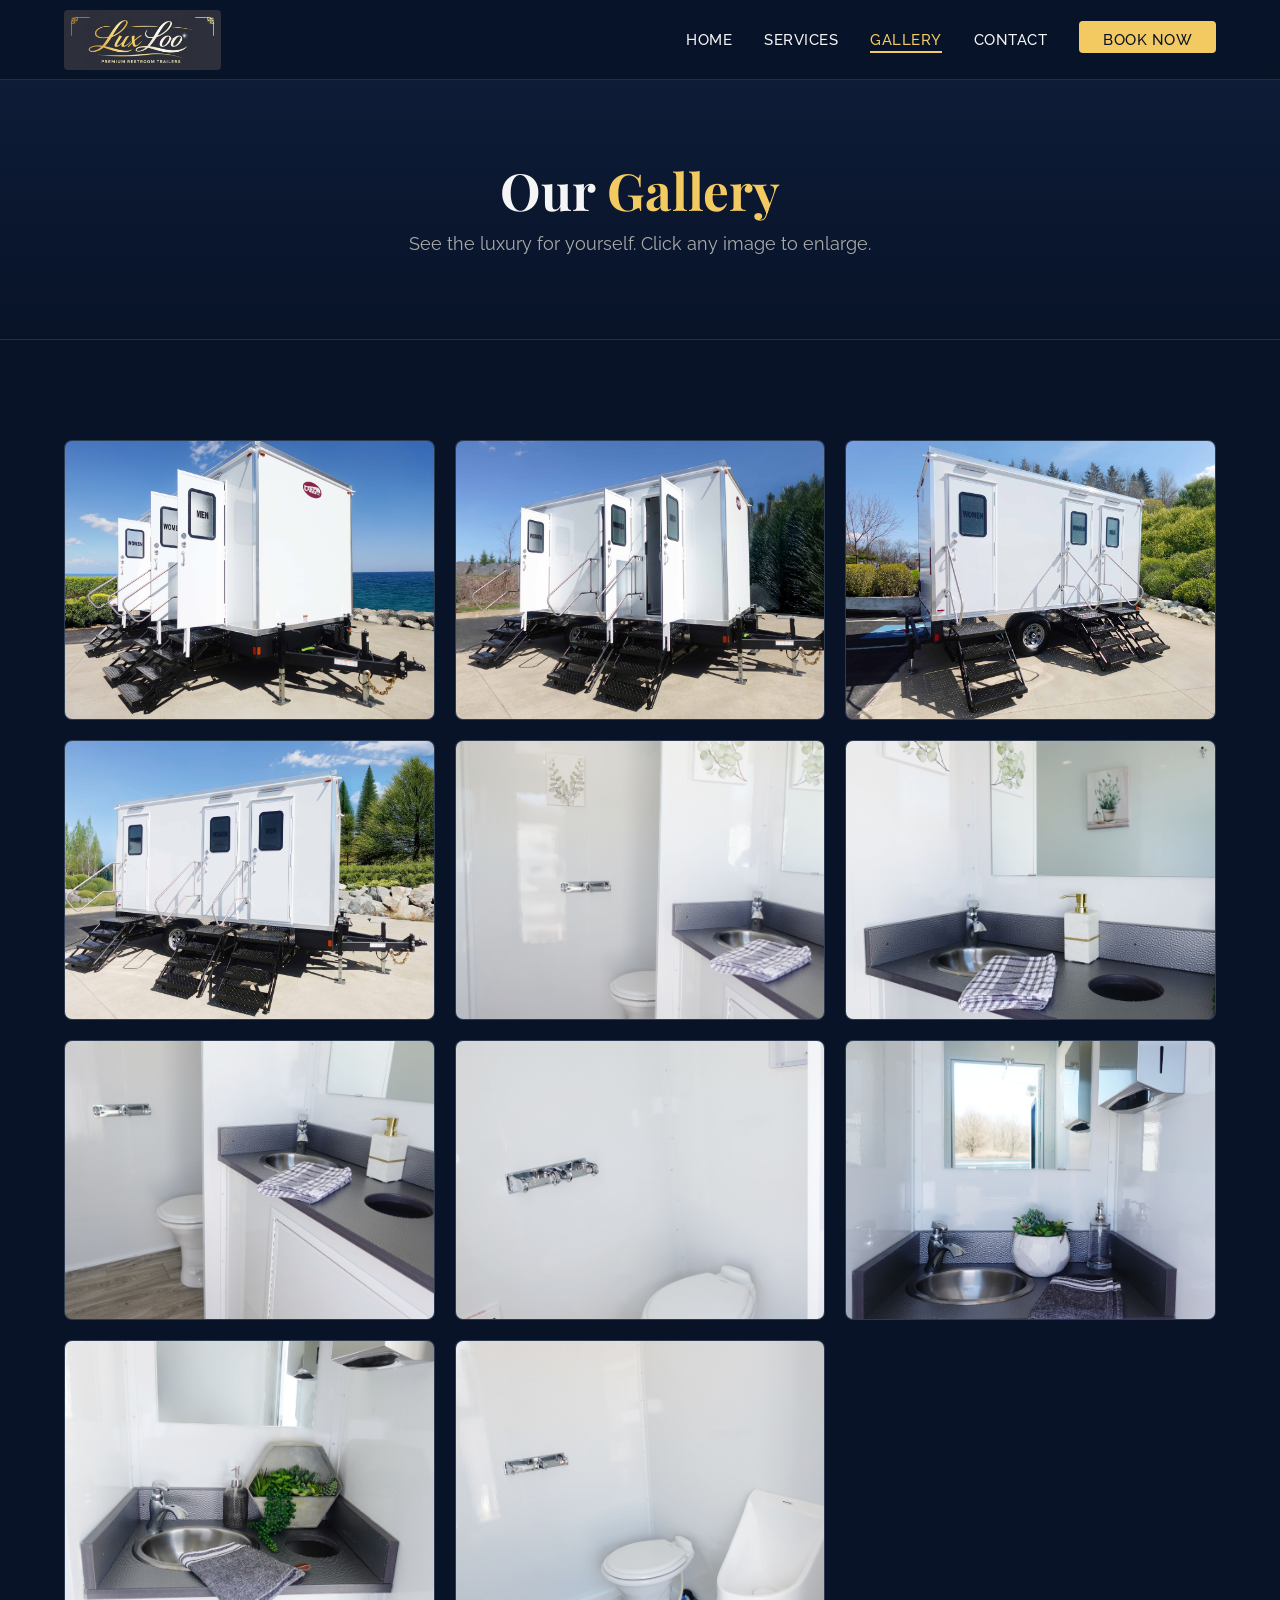
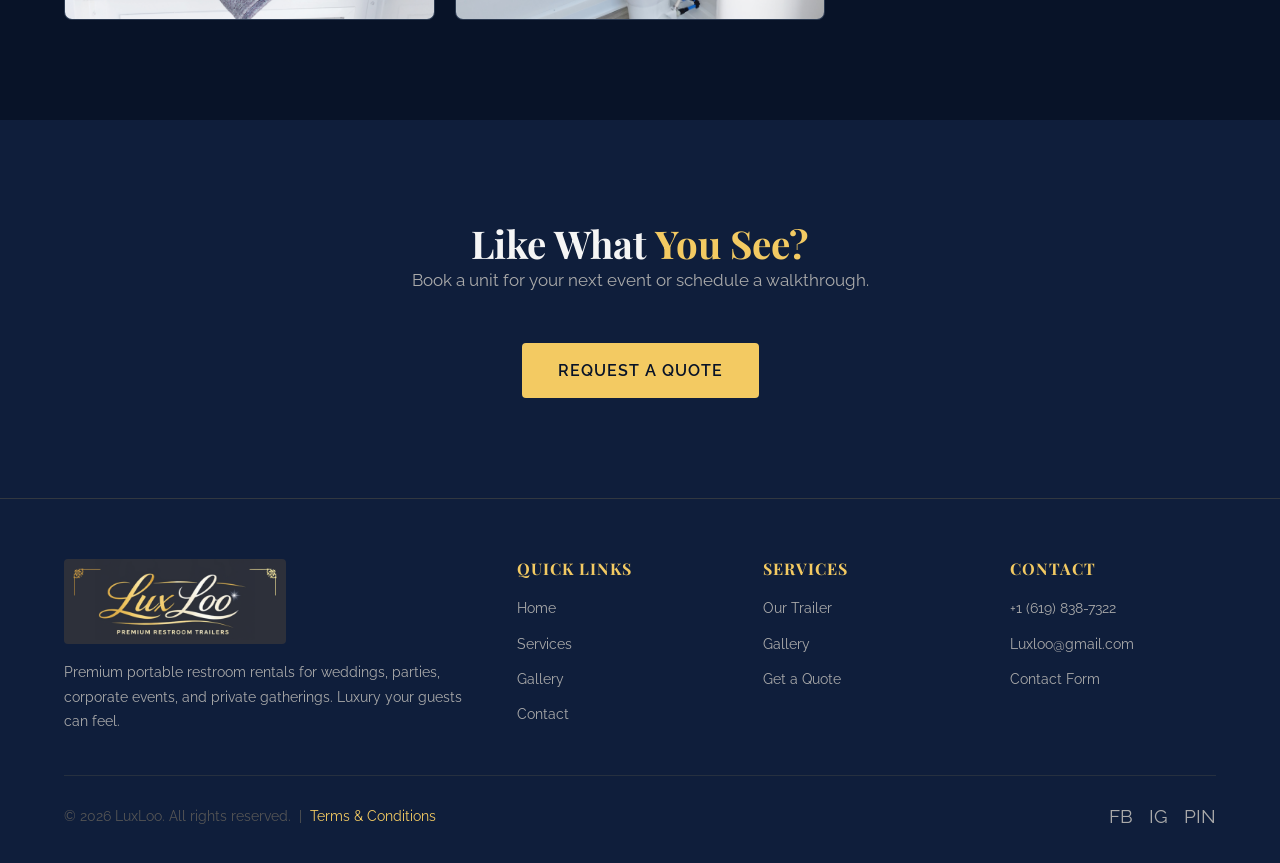
<file: gallery.html>
<!DOCTYPE html>
<html lang="en">
<head>
  <meta charset="UTF-8">
  <meta name="viewport" content="width=device-width, initial-scale=1.0">
  <title>Gallery — LuxLoo</title>
  <meta name="description" content="Browse photos of our luxury portable restroom trailers. See the premium interiors and finishes that set LuxLoo apart.">
  <link rel="preconnect" href="https://fonts.googleapis.com">
  <link rel="preconnect" href="https://fonts.gstatic.com" crossorigin>
  <link href="https://fonts.googleapis.com/css2?family=Playfair+Display:wght@400;700&family=Raleway:wght@300;400;500;600;700&display=swap" rel="stylesheet">
  <link rel="stylesheet" href="css/styles.css">
</head>
<body>

  <!-- Navigation -->
  <nav class="navbar">
    <div class="container">
      <a href="index.html" class="nav-logo"><img src="images/logo.png" alt="LuxLoo"></a>
      <ul class="nav-links">
        <li><a href="index.html">Home</a></li>
        <li><a href="services.html">Services</a></li>
        <li><a href="gallery.html" class="active">Gallery</a></li>
        <li><a href="contact.html">Contact</a></li>
        <li><a href="booking.html" class="nav-cta">Book Now</a></li>
      </ul>
      <button class="hamburger" aria-label="Toggle menu">
        <span></span>
        <span></span>
        <span></span>
      </button>
    </div>
  </nav>

  <!-- Page Header -->
  <section class="page-header">
    <div class="container">
      <h1>Our <span class="gold-text">Gallery</span></h1>
      <p>See the luxury for yourself. Click any image to enlarge.</p>
    </div>
  </section>

  <!-- Gallery Grid -->
  <section class="section">
    <div class="container">
      <div class="gallery-grid">
        <div class="gallery-item" data-caption="LuxLoo Trailer">
          <img src="images/IMG_6406.JPG" alt="LuxLoo luxury restroom trailer" loading="lazy">
        </div>
        <div class="gallery-item" data-caption="LuxLoo Trailer">
          <img src="images/IMG_6407.JPG" alt="LuxLoo luxury restroom trailer" loading="lazy">
        </div>
        <div class="gallery-item" data-caption="LuxLoo Trailer">
          <img src="images/IMG_6408.JPG" alt="LuxLoo luxury restroom trailer" loading="lazy">
        </div>
        <div class="gallery-item" data-caption="LuxLoo Trailer">
          <img src="images/IMG_6410.JPG" alt="LuxLoo luxury restroom trailer" loading="lazy">
        </div>
        <div class="gallery-item" data-caption="LuxLoo Trailer">
          <img src="images/IMG_6411.JPG" alt="LuxLoo luxury restroom trailer" loading="lazy">
        </div>
        <div class="gallery-item" data-caption="LuxLoo Trailer">
          <img src="images/IMG_6413.JPG" alt="LuxLoo luxury restroom trailer" loading="lazy">
        </div>
        <div class="gallery-item" data-caption="LuxLoo Trailer">
          <img src="images/IMG_6415.JPG" alt="LuxLoo luxury restroom trailer" loading="lazy">
        </div>
        <div class="gallery-item" data-caption="LuxLoo Trailer">
          <img src="images/IMG_6423.JPG" alt="LuxLoo luxury restroom trailer" loading="lazy">
        </div>
        <div class="gallery-item" data-caption="LuxLoo Trailer">
          <img src="images/IMG_6424.JPG" alt="LuxLoo luxury restroom trailer" loading="lazy">
        </div>
        <div class="gallery-item" data-caption="LuxLoo Trailer">
          <img src="images/IMG_6431.JPG" alt="LuxLoo luxury restroom trailer" loading="lazy">
        </div>
        <div class="gallery-item" data-caption="LuxLoo Trailer">
          <img src="images/IMG_6432.JPG" alt="LuxLoo luxury restroom trailer" loading="lazy">
        </div>
      </div>
    </div>
  </section>

  <!-- Lightbox -->
  <div class="lightbox" id="lightbox">
    <button class="lightbox-close" id="lightbox-close">&times;</button>
    <div class="lightbox-content" id="lightbox-content">
      <span>[ Full-size photo will display here ]</span>
    </div>
  </div>

  <!-- CTA -->
  <section class="section section-alt" style="text-align:center;">
    <div class="container">
      <h2>Like What <span class="gold-text">You See?</span></h2>
      <p class="section-subtitle">
        Book a unit for your next event or schedule a walkthrough.
      </p>
      <a href="booking.html" class="btn btn-primary">Request a Quote</a>
    </div>
  </section>

  <!-- Footer -->
  <footer class="footer">
    <div class="container">
      <div class="footer-grid">
        <div>
          <span class="footer-brand"><img src="images/logo.png" alt="LuxLoo"></span>
          <p class="footer-description">
            Premium portable restroom rentals for weddings, parties, corporate events, and private gatherings. Luxury your guests can feel.
          </p>
        </div>
        <div>
          <h4>Quick Links</h4>
          <ul>
            <li><a href="index.html">Home</a></li>
            <li><a href="services.html">Services</a></li>
            <li><a href="gallery.html">Gallery</a></li>
            <li><a href="contact.html">Contact</a></li>
          </ul>
        </div>
        <div>
          <h4>Services</h4>
          <ul>
            <li><a href="services.html">Our Trailer</a></li>
            <li><a href="gallery.html">Gallery</a></li>
            <li><a href="booking.html">Get a Quote</a></li>
          </ul>
        </div>
        <div>
          <h4>Contact</h4>
          <ul>
            <li><a href="tel:+16198387322">+1 (619) 838-7322</a></li>
            <li><a href="mailto:Luxloo@gmail.com">Luxloo@gmail.com</a></li>
            <li><a href="contact.html">Contact Form</a></li>
          </ul>
        </div>
      </div>
      <div class="footer-bottom">
        <p>&copy; 2026 LuxLoo. All rights reserved. &nbsp;|&nbsp; <a href="terms.html">Terms &amp; Conditions</a></p>
        <div class="social-links">
          <a href="#" aria-label="Facebook">FB</a>
          <a href="#" aria-label="Instagram">IG</a>
          <a href="#" aria-label="Pinterest">PIN</a>
        </div>
      </div>
    </div>
  </footer>

  <script src="js/script.js"></script>
</body>
</html>
</file>
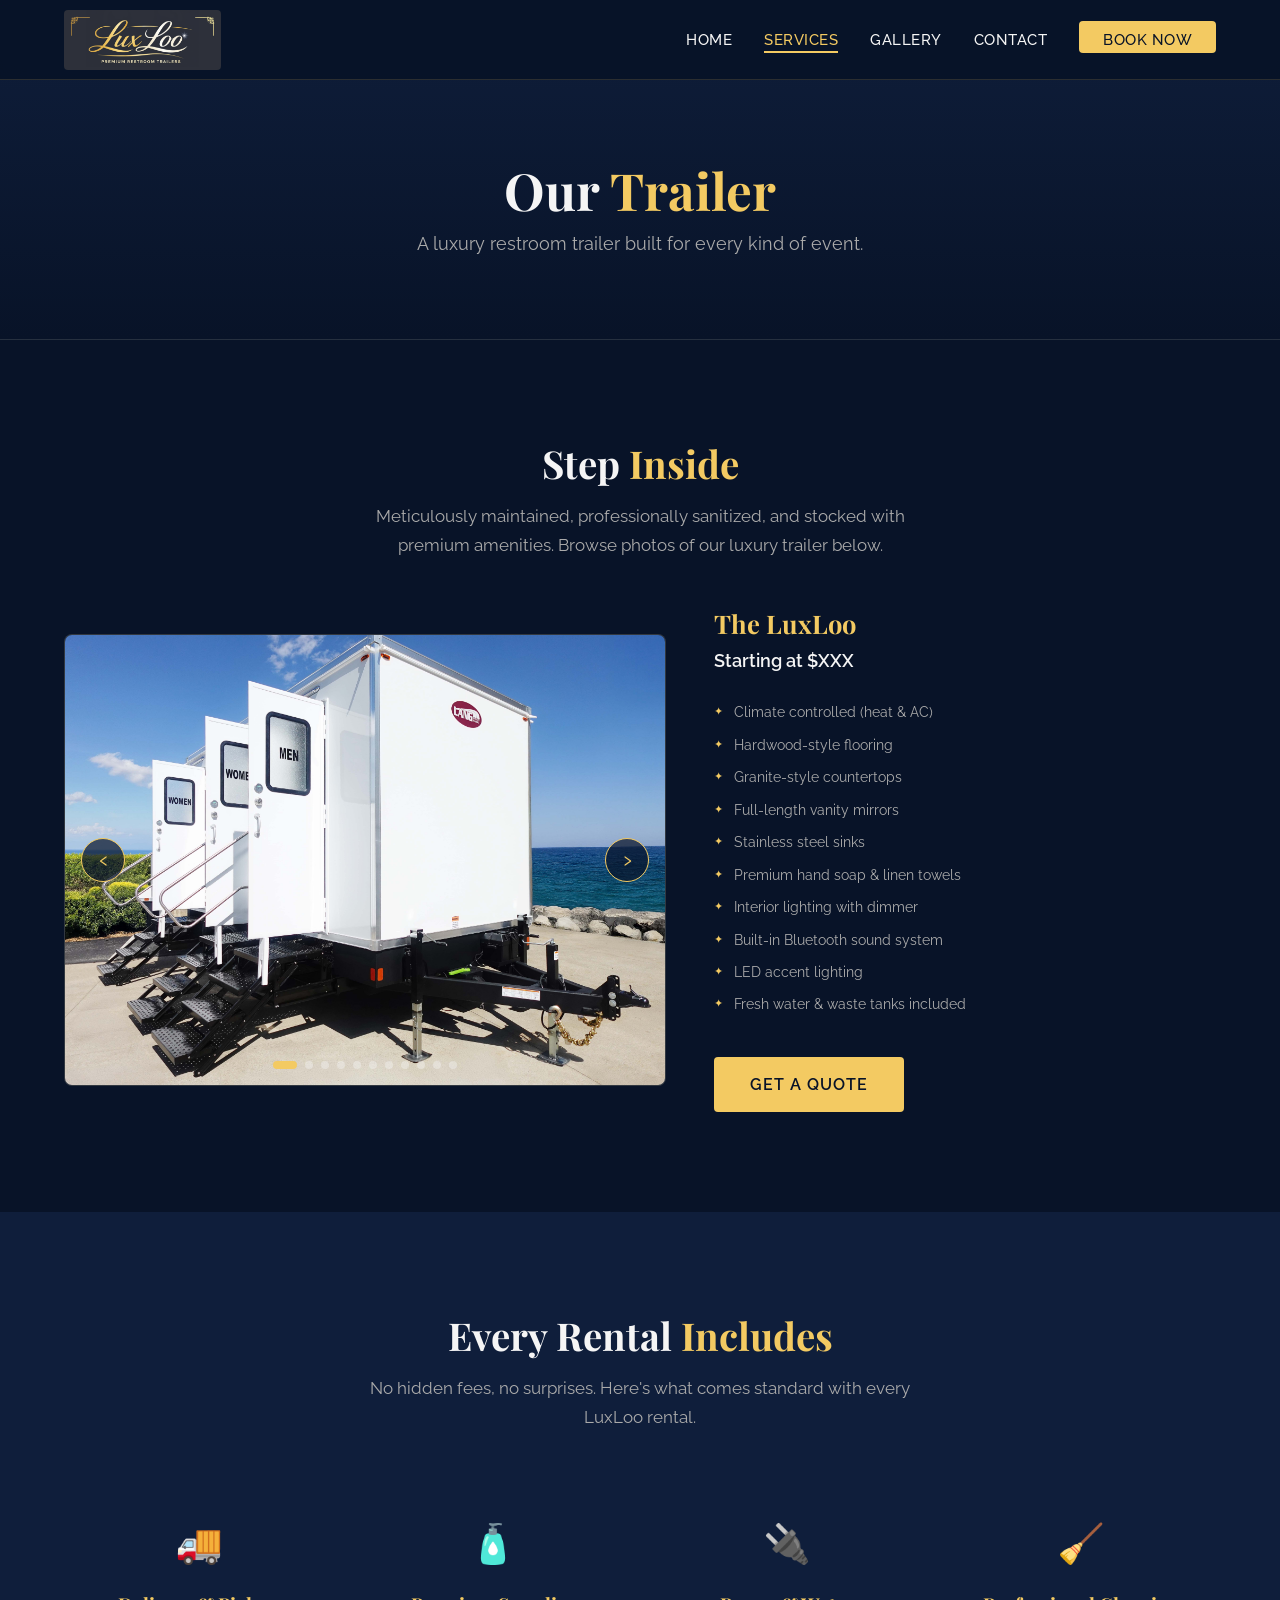
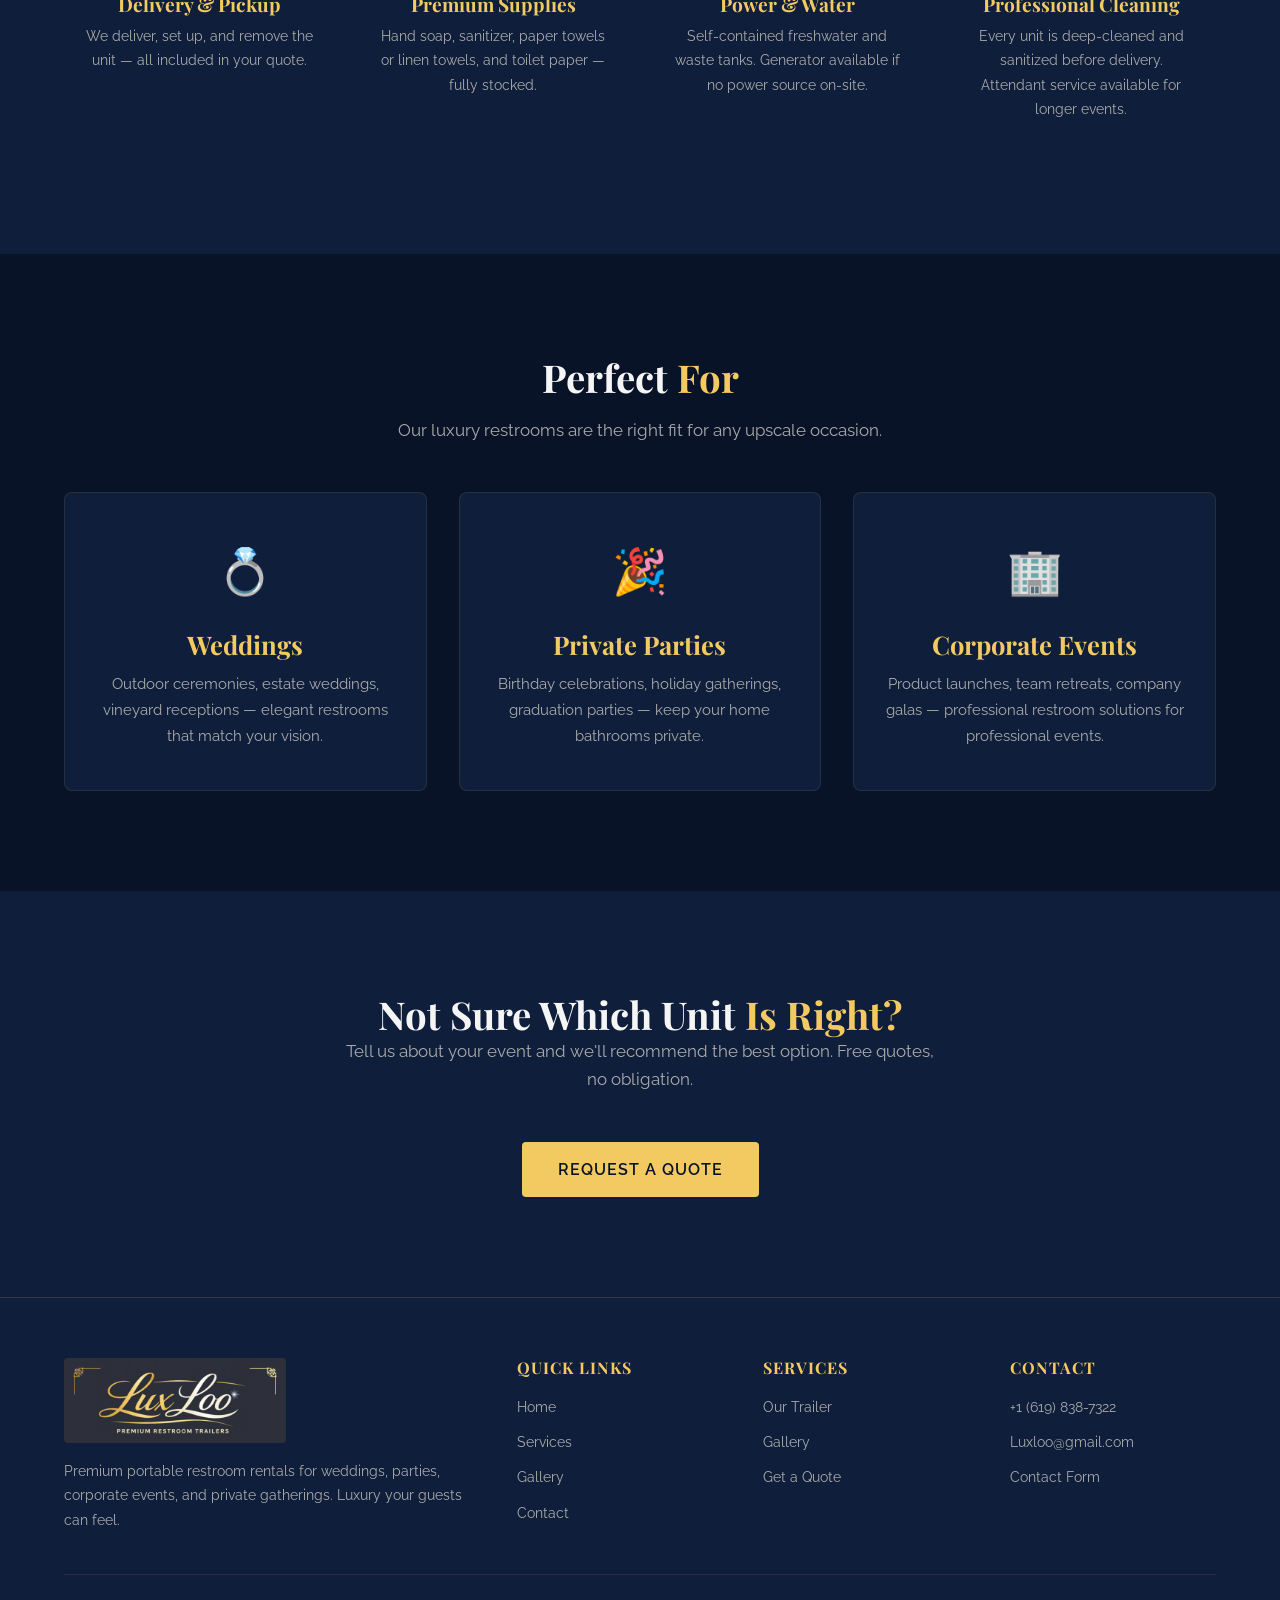
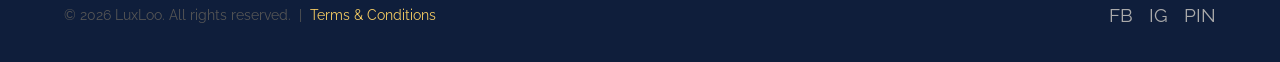
<file: services.html>
<!DOCTYPE html>
<html lang="en">
<head>
  <meta charset="UTF-8">
  <meta name="viewport" content="width=device-width, initial-scale=1.0">
  <title>Our Trailer — LuxLoo</title>
  <meta name="description" content="Step inside our luxury portable restroom trailer. Premium finishes and climate-controlled comfort for any event.">
  <link rel="preconnect" href="https://fonts.googleapis.com">
  <link rel="preconnect" href="https://fonts.gstatic.com" crossorigin>
  <link href="https://fonts.googleapis.com/css2?family=Playfair+Display:wght@400;700&family=Raleway:wght@300;400;500;600;700&display=swap" rel="stylesheet">
  <link rel="stylesheet" href="css/styles.css">
</head>
<body>

  <!-- Navigation -->
  <nav class="navbar">
    <div class="container">
      <a href="index.html" class="nav-logo"><img src="images/logo.png" alt="LuxLoo"></a>
      <ul class="nav-links">
        <li><a href="index.html">Home</a></li>
        <li><a href="services.html" class="active">Services</a></li>
        <li><a href="gallery.html">Gallery</a></li>
        <li><a href="contact.html">Contact</a></li>
        <li><a href="booking.html" class="nav-cta">Book Now</a></li>
      </ul>
      <button class="hamburger" aria-label="Toggle menu">
        <span></span>
        <span></span>
        <span></span>
      </button>
    </div>
  </nav>

  <!-- Page Header -->
  <section class="page-header">
    <div class="container">
      <h1>Our <span class="gold-text">Trailer</span></h1>
      <p>A luxury restroom trailer built for every kind of event.</p>
    </div>
  </section>

  <!-- Trailer Showcase -->
  <section class="section">
    <div class="container">
      <h2 class="section-title">Step <span class="gold-text">Inside</span></h2>
      <p class="section-subtitle">
        Meticulously maintained, professionally sanitized, and stocked with premium amenities. Browse photos of our luxury trailer below.
      </p>
      <div class="trailer-showcase">
        <div class="slideshow" data-slideshow>
          <div class="slideshow-track">
            <div class="slideshow-slide"><img src="images/IMG_6406.JPG" alt="LuxLoo luxury restroom trailer" loading="lazy"></div>
            <div class="slideshow-slide"><img src="images/IMG_6407.JPG" alt="LuxLoo luxury restroom trailer" loading="lazy"></div>
            <div class="slideshow-slide"><img src="images/IMG_6408.JPG" alt="LuxLoo luxury restroom trailer" loading="lazy"></div>
            <div class="slideshow-slide"><img src="images/IMG_6410.JPG" alt="LuxLoo luxury restroom trailer" loading="lazy"></div>
            <div class="slideshow-slide"><img src="images/IMG_6411.JPG" alt="LuxLoo luxury restroom trailer" loading="lazy"></div>
            <div class="slideshow-slide"><img src="images/IMG_6413.JPG" alt="LuxLoo luxury restroom trailer" loading="lazy"></div>
            <div class="slideshow-slide"><img src="images/IMG_6415.JPG" alt="LuxLoo luxury restroom trailer" loading="lazy"></div>
            <div class="slideshow-slide"><img src="images/IMG_6423.JPG" alt="LuxLoo luxury restroom trailer" loading="lazy"></div>
            <div class="slideshow-slide"><img src="images/IMG_6424.JPG" alt="LuxLoo luxury restroom trailer" loading="lazy"></div>
            <div class="slideshow-slide"><img src="images/IMG_6431.JPG" alt="LuxLoo luxury restroom trailer" loading="lazy"></div>
            <div class="slideshow-slide"><img src="images/IMG_6432.JPG" alt="LuxLoo luxury restroom trailer" loading="lazy"></div>
          </div>
          <button class="slideshow-btn slideshow-prev" aria-label="Previous photo">&#8249;</button>
          <button class="slideshow-btn slideshow-next" aria-label="Next photo">&#8250;</button>
          <div class="slideshow-dots"></div>
        </div>
        <div class="trailer-details">
          <h3>The LuxLoo</h3>
          <p class="unit-price">Starting at $XXX</p>
          <ul class="unit-features">
            <li>Climate controlled (heat &amp; AC)</li>
            <li>Hardwood-style flooring</li>
            <li>Granite-style countertops</li>
            <li>Full-length vanity mirrors</li>
            <li>Stainless steel sinks</li>
            <li>Premium hand soap &amp; linen towels</li>
            <li>Interior lighting with dimmer</li>
            <li>Built-in Bluetooth sound system</li>
            <li>LED accent lighting</li>
            <li>Fresh water &amp; waste tanks included</li>
          </ul>
          <a href="booking.html" class="btn btn-primary" style="margin-top:8px;">Get a Quote</a>
        </div>
      </div>
    </div>
  </section>

  <!-- What's Included -->
  <section class="section section-alt">
    <div class="container">
      <h2 class="section-title">Every Rental <span class="gold-text">Includes</span></h2>
      <p class="section-subtitle">
        No hidden fees, no surprises. Here's what comes standard with every LuxLoo rental.
      </p>
      <div class="features-grid">
        <div class="feature-item">
          <span class="feature-icon">🚚</span>
          <h4>Delivery & Pickup</h4>
          <p>We deliver, set up, and remove the unit — all included in your quote.</p>
        </div>
        <div class="feature-item">
          <span class="feature-icon">🧴</span>
          <h4>Premium Supplies</h4>
          <p>Hand soap, sanitizer, paper towels or linen towels, and toilet paper — fully stocked.</p>
        </div>
        <div class="feature-item">
          <span class="feature-icon">🔌</span>
          <h4>Power & Water</h4>
          <p>Self-contained freshwater and waste tanks. Generator available if no power source on-site.</p>
        </div>
        <div class="feature-item">
          <span class="feature-icon">🧹</span>
          <h4>Professional Cleaning</h4>
          <p>Every unit is deep-cleaned and sanitized before delivery. Attendant service available for longer events.</p>
        </div>
      </div>
    </div>
  </section>

  <!-- Event Types -->
  <section class="section">
    <div class="container">
      <h2 class="section-title">Perfect <span class="gold-text">For</span></h2>
      <p class="section-subtitle">
        Our luxury restrooms are the right fit for any upscale occasion.
      </p>
      <div class="what-we-do-grid">
        <div class="wwd-card">
          <span class="wwd-icon">💍</span>
          <h3>Weddings</h3>
          <p>Outdoor ceremonies, estate weddings, vineyard receptions — elegant restrooms that match your vision.</p>
        </div>
        <div class="wwd-card">
          <span class="wwd-icon">🎉</span>
          <h3>Private Parties</h3>
          <p>Birthday celebrations, holiday gatherings, graduation parties — keep your home bathrooms private.</p>
        </div>
        <div class="wwd-card">
          <span class="wwd-icon">🏢</span>
          <h3>Corporate Events</h3>
          <p>Product launches, team retreats, company galas — professional restroom solutions for professional events.</p>
        </div>
      </div>
    </div>
  </section>

  <!-- CTA -->
  <section class="section section-alt" style="text-align:center;">
    <div class="container">
      <h2>Not Sure Which Unit <span class="gold-text">Is Right?</span></h2>
      <p class="section-subtitle">
        Tell us about your event and we'll recommend the best option. Free quotes, no obligation.
      </p>
      <a href="booking.html" class="btn btn-primary">Request a Quote</a>
    </div>
  </section>

  <!-- Footer -->
  <footer class="footer">
    <div class="container">
      <div class="footer-grid">
        <div>
          <span class="footer-brand"><img src="images/logo.png" alt="LuxLoo"></span>
          <p class="footer-description">
            Premium portable restroom rentals for weddings, parties, corporate events, and private gatherings. Luxury your guests can feel.
          </p>
        </div>
        <div>
          <h4>Quick Links</h4>
          <ul>
            <li><a href="index.html">Home</a></li>
            <li><a href="services.html">Services</a></li>
            <li><a href="gallery.html">Gallery</a></li>
            <li><a href="contact.html">Contact</a></li>
          </ul>
        </div>
        <div>
          <h4>Services</h4>
          <ul>
            <li><a href="services.html">Our Trailer</a></li>
            <li><a href="gallery.html">Gallery</a></li>
            <li><a href="booking.html">Get a Quote</a></li>
          </ul>
        </div>
        <div>
          <h4>Contact</h4>
          <ul>
            <li><a href="tel:+16198387322">+1 (619) 838-7322</a></li>
            <li><a href="mailto:Luxloo@gmail.com">Luxloo@gmail.com</a></li>
            <li><a href="contact.html">Contact Form</a></li>
          </ul>
        </div>
      </div>
      <div class="footer-bottom">
        <p>&copy; 2026 LuxLoo. All rights reserved. &nbsp;|&nbsp; <a href="terms.html">Terms &amp; Conditions</a></p>
        <div class="social-links">
          <a href="#" aria-label="Facebook">FB</a>
          <a href="#" aria-label="Instagram">IG</a>
          <a href="#" aria-label="Pinterest">PIN</a>
        </div>
      </div>
    </div>
  </footer>

  <script src="js/script.js"></script>
</body>
</html>
</file>
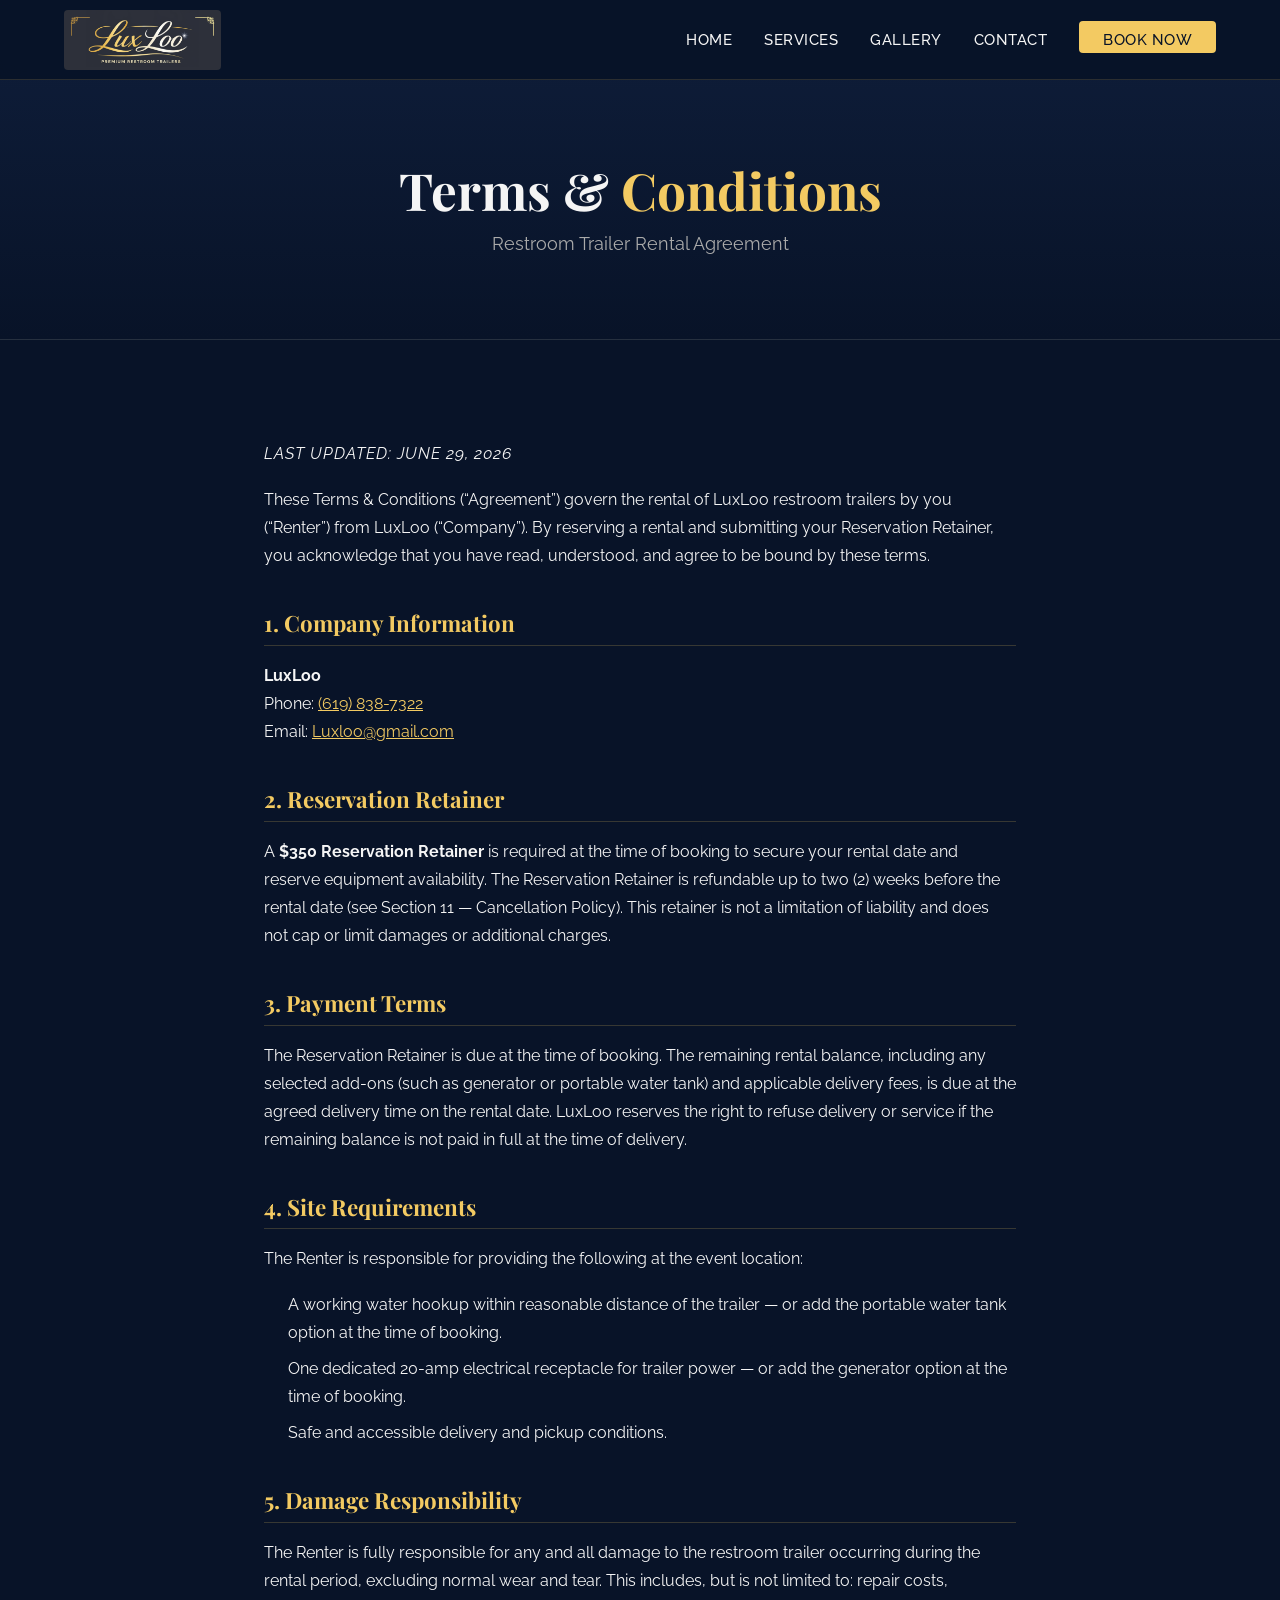
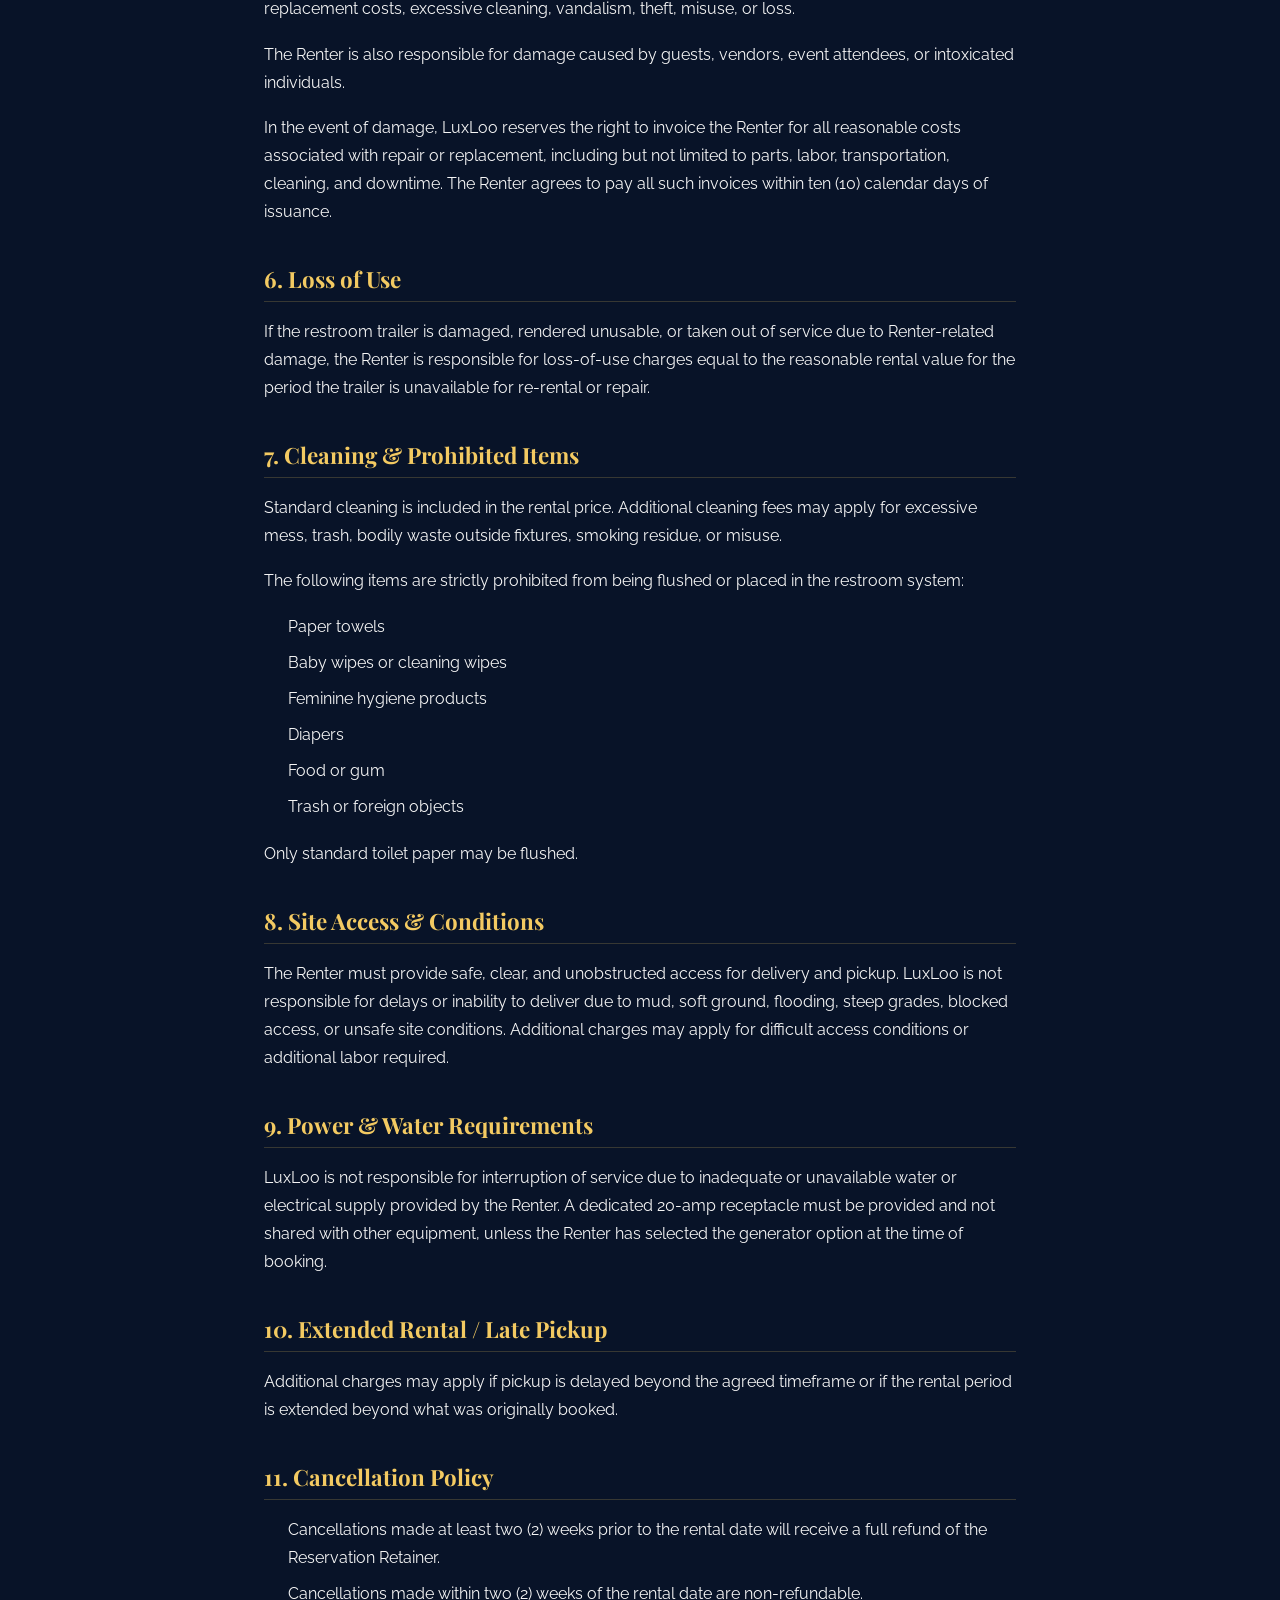
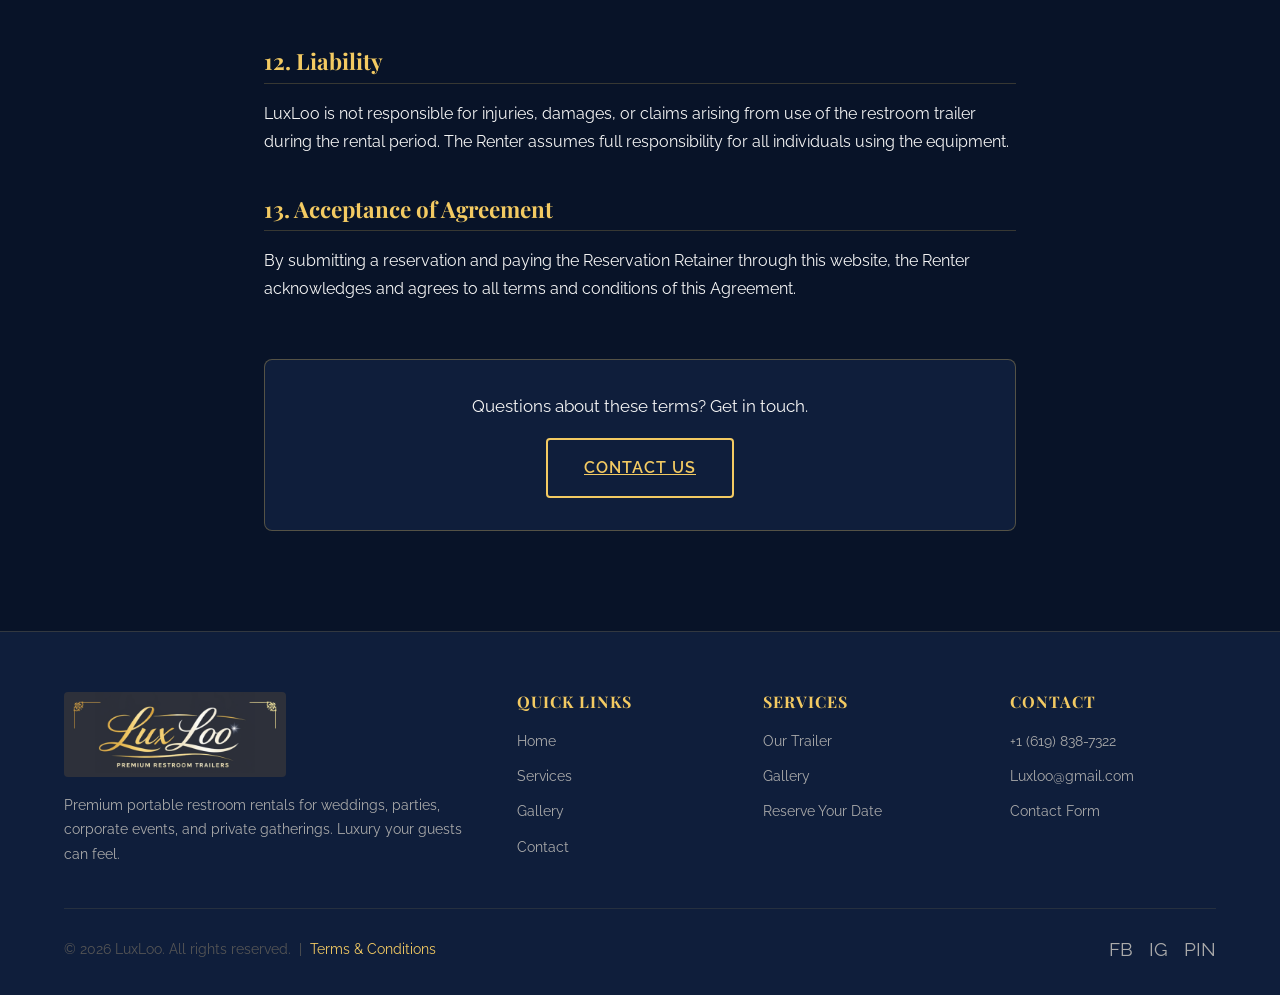
<file: terms.html>
<!DOCTYPE html>
<html lang="en">
<head>
  <meta charset="UTF-8">
  <meta name="viewport" content="width=device-width, initial-scale=1.0">
  <title>Terms & Conditions — LuxLoo</title>
  <meta name="description" content="LuxLoo Restroom Trailer Rental Terms & Conditions, including reservation, payment, cancellation, damage, and liability terms.">
  <link rel="preconnect" href="https://fonts.googleapis.com">
  <link rel="preconnect" href="https://fonts.gstatic.com" crossorigin>
  <link href="https://fonts.googleapis.com/css2?family=Playfair+Display:wght@400;700&family=Raleway:wght@300;400;500;600;700&display=swap" rel="stylesheet">
  <link rel="stylesheet" href="css/styles.css">
</head>
<body>

  <!-- Navigation -->
  <nav class="navbar">
    <div class="container">
      <a href="index.html" class="nav-logo"><img src="images/logo.png" alt="LuxLoo"></a>
      <ul class="nav-links">
        <li><a href="index.html">Home</a></li>
        <li><a href="services.html">Services</a></li>
        <li><a href="gallery.html">Gallery</a></li>
        <li><a href="contact.html">Contact</a></li>
        <li><a href="booking.html" class="nav-cta">Book Now</a></li>
      </ul>
      <button class="hamburger" aria-label="Toggle menu">
        <span></span>
        <span></span>
        <span></span>
      </button>
    </div>
  </nav>

  <!-- Page Header -->
  <section class="page-header">
    <div class="container">
      <h1>Terms &amp; <span class="gold-text">Conditions</span></h1>
      <p>Restroom Trailer Rental Agreement</p>
    </div>
  </section>

  <!-- Terms Content -->
  <section class="section">
    <div class="container terms-content">

      <p class="terms-updated">Last updated: June 29, 2026</p>

      <p>
        These Terms &amp; Conditions (&ldquo;Agreement&rdquo;) govern the rental of LuxLoo restroom trailers by you (&ldquo;Renter&rdquo;) from LuxLoo (&ldquo;Company&rdquo;). By reserving a rental and submitting your Reservation Retainer, you acknowledge that you have read, understood, and agree to be bound by these terms.
      </p>

      <h2>1. Company Information</h2>
      <p>
        <strong>LuxLoo</strong><br>
        Phone: <a href="tel:+16198387322">(619) 838-7322</a><br>
        Email: <a href="mailto:Luxloo@gmail.com">Luxloo@gmail.com</a>
      </p>

      <h2>2. Reservation Retainer</h2>
      <p>
        A <strong>$350 Reservation Retainer</strong> is required at the time of booking to secure your rental date and reserve equipment availability. The Reservation Retainer is refundable up to two (2) weeks before the rental date (see Section 11 &mdash; Cancellation Policy). This retainer is not a limitation of liability and does not cap or limit damages or additional charges.
      </p>

      <h2>3. Payment Terms</h2>
      <p>
        The Reservation Retainer is due at the time of booking. The remaining rental balance, including any selected add-ons (such as generator or portable water tank) and applicable delivery fees, is due at the agreed delivery time on the rental date. LuxLoo reserves the right to refuse delivery or service if the remaining balance is not paid in full at the time of delivery.
      </p>

      <h2>4. Site Requirements</h2>
      <p>The Renter is responsible for providing the following at the event location:</p>
      <ul>
        <li>A working water hookup within reasonable distance of the trailer &mdash; or add the portable water tank option at the time of booking.</li>
        <li>One dedicated 20-amp electrical receptacle for trailer power &mdash; or add the generator option at the time of booking.</li>
        <li>Safe and accessible delivery and pickup conditions.</li>
      </ul>

      <h2>5. Damage Responsibility</h2>
      <p>
        The Renter is fully responsible for any and all damage to the restroom trailer occurring during the rental period, excluding normal wear and tear. This includes, but is not limited to: repair costs, replacement costs, excessive cleaning, vandalism, theft, misuse, or loss.
      </p>
      <p>
        The Renter is also responsible for damage caused by guests, vendors, event attendees, or intoxicated individuals.
      </p>
      <p>
        In the event of damage, LuxLoo reserves the right to invoice the Renter for all reasonable costs associated with repair or replacement, including but not limited to parts, labor, transportation, cleaning, and downtime. The Renter agrees to pay all such invoices within ten (10) calendar days of issuance.
      </p>

      <h2>6. Loss of Use</h2>
      <p>
        If the restroom trailer is damaged, rendered unusable, or taken out of service due to Renter-related damage, the Renter is responsible for loss-of-use charges equal to the reasonable rental value for the period the trailer is unavailable for re-rental or repair.
      </p>

      <h2>7. Cleaning &amp; Prohibited Items</h2>
      <p>
        Standard cleaning is included in the rental price. Additional cleaning fees may apply for excessive mess, trash, bodily waste outside fixtures, smoking residue, or misuse.
      </p>
      <p>The following items are strictly prohibited from being flushed or placed in the restroom system:</p>
      <ul>
        <li>Paper towels</li>
        <li>Baby wipes or cleaning wipes</li>
        <li>Feminine hygiene products</li>
        <li>Diapers</li>
        <li>Food or gum</li>
        <li>Trash or foreign objects</li>
      </ul>
      <p>Only standard toilet paper may be flushed.</p>

      <h2>8. Site Access &amp; Conditions</h2>
      <p>
        The Renter must provide safe, clear, and unobstructed access for delivery and pickup. LuxLoo is not responsible for delays or inability to deliver due to mud, soft ground, flooding, steep grades, blocked access, or unsafe site conditions. Additional charges may apply for difficult access conditions or additional labor required.
      </p>

      <h2>9. Power &amp; Water Requirements</h2>
      <p>
        LuxLoo is not responsible for interruption of service due to inadequate or unavailable water or electrical supply provided by the Renter. A dedicated 20-amp receptacle must be provided and not shared with other equipment, unless the Renter has selected the generator option at the time of booking.
      </p>

      <h2>10. Extended Rental / Late Pickup</h2>
      <p>
        Additional charges may apply if pickup is delayed beyond the agreed timeframe or if the rental period is extended beyond what was originally booked.
      </p>

      <h2>11. Cancellation Policy</h2>
      <ul>
        <li>Cancellations made at least two (2) weeks prior to the rental date will receive a full refund of the Reservation Retainer.</li>
        <li>Cancellations made within two (2) weeks of the rental date are non-refundable.</li>
      </ul>

      <h2>12. Liability</h2>
      <p>
        LuxLoo is not responsible for injuries, damages, or claims arising from use of the restroom trailer during the rental period. The Renter assumes full responsibility for all individuals using the equipment.
      </p>

      <h2>13. Acceptance of Agreement</h2>
      <p>
        By submitting a reservation and paying the Reservation Retainer through this website, the Renter acknowledges and agrees to all terms and conditions of this Agreement.
      </p>

      <div class="terms-cta">
        <p>Questions about these terms? Get in touch.</p>
        <a href="contact.html" class="btn btn-outline">Contact Us</a>
      </div>

    </div>
  </section>

  <!-- Footer -->
  <footer class="footer">
    <div class="container">
      <div class="footer-grid">
        <div>
          <span class="footer-brand"><img src="images/logo.png" alt="LuxLoo"></span>
          <p class="footer-description">
            Premium portable restroom rentals for weddings, parties, corporate events, and private gatherings. Luxury your guests can feel.
          </p>
        </div>
        <div>
          <h4>Quick Links</h4>
          <ul>
            <li><a href="index.html">Home</a></li>
            <li><a href="services.html">Services</a></li>
            <li><a href="gallery.html">Gallery</a></li>
            <li><a href="contact.html">Contact</a></li>
          </ul>
        </div>
        <div>
          <h4>Services</h4>
          <ul>
            <li><a href="services.html">Our Trailer</a></li>
            <li><a href="gallery.html">Gallery</a></li>
            <li><a href="booking.html">Reserve Your Date</a></li>
          </ul>
        </div>
        <div>
          <h4>Contact</h4>
          <ul>
            <li><a href="tel:+16198387322">+1 (619) 838-7322</a></li>
            <li><a href="mailto:Luxloo@gmail.com">Luxloo@gmail.com</a></li>
            <li><a href="contact.html">Contact Form</a></li>
          </ul>
        </div>
      </div>
      <div class="footer-bottom">
        <p>&copy; 2026 LuxLoo. All rights reserved. &nbsp;|&nbsp; <a href="terms.html">Terms &amp; Conditions</a></p>
        <div class="social-links">
          <a href="#" aria-label="Facebook">FB</a>
          <a href="#" aria-label="Instagram">IG</a>
          <a href="#" aria-label="Pinterest">PIN</a>
        </div>
      </div>
    </div>
  </footer>

  <script src="js/script.js"></script>
</body>
</html>
</file>
<file: css/styles.css>
/* ========================================
   LuxLoo — Luxury Restroom Website
   Bold & Luxurious Theme
   ======================================== */

/* --- Reset & Base --- */
*,
*::before,
*::after {
  margin: 0;
  padding: 0;
  box-sizing: border-box;
}

:root {
  --bg-dark: #081328;
  --bg-card: #0F1E3B;
  --bg-card-hover: #162A4F;
  --gold: #F3CA62;
  --gold-light: #F6D57E;
  --gold-glow: rgba(243, 202, 98, 0.4);
  --white: #f5f5f5;
  --gray: #aaaaaa;
  --gray-dark: #555555;
  --font-heading: "Playfair Display", Georgia, serif;
  --font-body: "Raleway", "Segoe UI", sans-serif;
  --max-width: 1200px;
  --nav-height: 80px;
}

html {
  scroll-behavior: smooth;
  font-size: 16px;
}

body {
  font-family: var(--font-body);
  background-color: var(--bg-dark);
  color: var(--white);
  line-height: 1.7;
  overflow-x: hidden;
}

a {
  color: var(--gold);
  text-decoration: none;
  transition: color 0.3s;
}

a:hover {
  color: var(--gold-light);
}

img {
  max-width: 100%;
  display: block;
}

ul {
  list-style: none;
}

/* --- Typography --- */
h1, h2, h3, h4 {
  font-family: var(--font-heading);
  color: var(--white);
  line-height: 1.2;
}

h1 { font-size: 3.2rem; }
h2 { font-size: 2.4rem; }
h3 { font-size: 1.6rem; }
h4 { font-size: 1.2rem; }

.section-title {
  text-align: center;
  margin-bottom: 1rem;
}

.section-subtitle {
  text-align: center;
  color: var(--gray);
  max-width: 600px;
  margin: 0 auto 3rem;
  font-size: 1.05rem;
}

.gold-text {
  color: var(--gold);
}

/* --- Buttons --- */
.btn {
  display: inline-block;
  padding: 14px 36px;
  font-family: var(--font-body);
  font-size: 1rem;
  font-weight: 600;
  letter-spacing: 1px;
  text-transform: uppercase;
  border: none;
  border-radius: 4px;
  cursor: pointer;
  transition: all 0.3s ease;
}

.btn-primary {
  background: var(--gold);
  color: var(--bg-dark);
}

.btn-primary:hover {
  background: var(--gold-light);
  box-shadow: 0 0 20px var(--gold-glow);
  color: var(--bg-dark);
}

.btn-outline {
  background: transparent;
  color: var(--gold);
  border: 2px solid var(--gold);
}

.btn-outline:hover {
  background: var(--gold);
  color: var(--bg-dark);
  box-shadow: 0 0 20px var(--gold-glow);
}

/* --- Container --- */
.container {
  max-width: var(--max-width);
  margin: 0 auto;
  padding: 0 24px;
}

/* --- Section Spacing --- */
.section {
  padding: 100px 0;
}

.section-alt {
  background-color: var(--bg-card);
}

/* ========================================
   NAVIGATION
   ======================================== */
.navbar {
  position: fixed;
  top: 0;
  left: 0;
  width: 100%;
  height: var(--nav-height);
  background: rgba(8, 19, 40, 0.95);
  backdrop-filter: blur(10px);
  z-index: 1000;
  border-bottom: 1px solid rgba(243, 202, 98, 0.15);
}

.navbar .container {
  display: flex;
  align-items: center;
  justify-content: space-between;
  height: 100%;
}

.nav-logo {
  display: flex;
  align-items: center;
  height: 100%;
  font-family: var(--font-heading);
  font-size: 1.6rem;
  color: var(--gold);
  font-weight: 700;
  letter-spacing: 2px;
}

.nav-logo img {
  height: 60px;
  width: auto;
  display: block;
  border-radius: 4px;
}

.nav-links {
  display: flex;
  gap: 32px;
}

.nav-links a {
  color: var(--white);
  font-size: 0.95rem;
  font-weight: 500;
  letter-spacing: 0.5px;
  text-transform: uppercase;
  position: relative;
  padding-bottom: 4px;
}

.nav-links a::after {
  content: "";
  position: absolute;
  bottom: 0;
  left: 0;
  width: 0;
  height: 2px;
  background: var(--gold);
  transition: width 0.3s;
}

.nav-links a:hover::after,
.nav-links a.active::after {
  width: 100%;
}

.nav-links a:hover,
.nav-links a.active {
  color: var(--gold);
}

.nav-cta {
  padding: 10px 24px;
  background: var(--gold);
  color: var(--bg-dark) !important;
  border-radius: 4px;
  font-weight: 600;
}

.nav-cta::after {
  display: none !important;
}

.nav-cta:hover {
  background: var(--gold-light);
  box-shadow: 0 0 15px var(--gold-glow);
  color: var(--bg-dark) !important;
}

/* Hamburger */
.hamburger {
  display: none;
  flex-direction: column;
  gap: 5px;
  cursor: pointer;
  background: none;
  border: none;
  padding: 4px;
}

.hamburger span {
  display: block;
  width: 28px;
  height: 2px;
  background: var(--gold);
  transition: all 0.3s;
}

.hamburger.active span:nth-child(1) {
  transform: rotate(45deg) translate(5px, 5px);
}

.hamburger.active span:nth-child(2) {
  opacity: 0;
}

.hamburger.active span:nth-child(3) {
  transform: rotate(-45deg) translate(5px, -5px);
}

/* ========================================
   HERO
   ======================================== */
.hero {
  min-height: 100vh;
  display: flex;
  align-items: center;
  justify-content: center;
  text-align: center;
  padding-top: var(--nav-height);
  background:
    linear-gradient(
      135deg,
      rgba(8, 19, 40, 0.82) 0%,
      rgba(15, 30, 59, 0.72) 50%,
      rgba(8, 19, 40, 0.82) 100%
    ),
    url('../images/IMG_6406.JPG') center/cover no-repeat;
  position: relative;
  overflow: hidden;
}

.hero::before {
  content: "";
  position: absolute;
  top: -50%;
  left: -50%;
  width: 200%;
  height: 200%;
  background: radial-gradient(
    ellipse at center,
    rgba(243, 202, 98, 0.03) 0%,
    transparent 70%
  );
  animation: heroGlow 8s ease-in-out infinite alternate;
}

@keyframes heroGlow {
  0% { transform: translate(0, 0); }
  100% { transform: translate(5%, 5%); }
}

.hero-content {
  position: relative;
  z-index: 1;
  max-width: 800px;
  padding: 0 24px;
}

.hero-tagline {
  font-size: 1.1rem;
  color: var(--gold);
  text-transform: uppercase;
  letter-spacing: 4px;
  margin-bottom: 1rem;
  font-weight: 600;
}

.hero h1 {
  margin-bottom: 1.5rem;
}

.hero h1 span {
  color: var(--gold);
}

.hero-description {
  font-size: 1.2rem;
  color: var(--gray);
  margin-bottom: 2.5rem;
  line-height: 1.8;
}

.hero-buttons {
  display: flex;
  gap: 16px;
  justify-content: center;
  flex-wrap: wrap;
}

/* ========================================
   WHAT WE DO
   ======================================== */
.what-we-do-grid {
  display: grid;
  grid-template-columns: repeat(3, 1fr);
  gap: 32px;
  margin-top: 2rem;
}

.wwd-card {
  text-align: center;
  padding: 40px 24px;
  background: var(--bg-card);
  border: 1px solid rgba(243, 202, 98, 0.1);
  border-radius: 8px;
  transition: all 0.3s;
}

.wwd-card:hover {
  border-color: var(--gold);
  transform: translateY(-4px);
  box-shadow: 0 8px 30px rgba(0, 0, 0, 0.4);
}

.wwd-icon {
  font-size: 2.8rem;
  margin-bottom: 1.2rem;
  display: block;
}

.wwd-card h3 {
  margin-bottom: 0.8rem;
  color: var(--gold);
}

.wwd-card p {
  color: var(--gray);
  font-size: 0.95rem;
}

/* ========================================
   WHY CHOOSE US
   ======================================== */
.features-grid {
  display: grid;
  grid-template-columns: repeat(auto-fit, minmax(220px, 1fr));
  gap: 24px;
}

.feature-item {
  text-align: center;
  padding: 32px 20px;
}

.feature-icon {
  font-size: 2.4rem;
  margin-bottom: 1rem;
  display: block;
}

.feature-item h4 {
  color: var(--gold);
  margin-bottom: 0.5rem;
}

.feature-item p {
  color: var(--gray);
  font-size: 0.9rem;
}

/* ========================================
   HOW IT WORKS
   ======================================== */
.steps {
  display: grid;
  grid-template-columns: repeat(3, 1fr);
  gap: 40px;
  text-align: center;
  counter-reset: step;
}

.step {
  position: relative;
  padding: 40px 24px;
}

.step-number {
  display: inline-flex;
  align-items: center;
  justify-content: center;
  width: 60px;
  height: 60px;
  border-radius: 50%;
  border: 2px solid var(--gold);
  color: var(--gold);
  font-family: var(--font-heading);
  font-size: 1.5rem;
  font-weight: 700;
  margin-bottom: 1.2rem;
}

.step h3 {
  margin-bottom: 0.8rem;
}

.step p {
  color: var(--gray);
  font-size: 0.95rem;
}

/* ========================================
   UNIT / SERVICE CARDS
   ======================================== */
.units-grid {
  display: grid;
  grid-template-columns: repeat(3, 1fr);
  gap: 32px;
}

.unit-card {
  background: var(--bg-card);
  border: 1px solid rgba(243, 202, 98, 0.12);
  border-radius: 8px;
  overflow: hidden;
  transition: all 0.3s;
}

.unit-card:hover {
  border-color: var(--gold);
  transform: translateY(-6px);
  box-shadow: 0 12px 40px rgba(0, 0, 0, 0.5);
}

.unit-image {
  width: 100%;
  height: 240px;
  background: var(--bg-card-hover);
  border-bottom: 2px solid var(--gold);
  display: flex;
  align-items: center;
  justify-content: center;
  color: var(--gray-dark);
  font-size: 0.9rem;
}

.unit-info {
  padding: 28px;
}

.unit-info h3 {
  color: var(--gold);
  margin-bottom: 0.5rem;
}

.unit-price {
  font-size: 1.1rem;
  font-weight: 600;
  margin-bottom: 1rem;
  color: var(--white);
}

.unit-features {
  margin-bottom: 1.5rem;
}

.unit-features li {
  color: var(--gray);
  font-size: 0.9rem;
  padding: 4px 0;
  padding-left: 20px;
  position: relative;
}

.unit-features li::before {
  content: "✦";
  color: var(--gold);
  position: absolute;
  left: 0;
  font-size: 0.7rem;
  top: 6px;
}

/* ========================================
   TRAILER SHOWCASE / SLIDESHOW
   ======================================== */
.trailer-showcase {
  display: grid;
  grid-template-columns: 1.2fr 1fr;
  gap: 48px;
  align-items: center;
}

.slideshow {
  position: relative;
  border-radius: 8px;
  overflow: hidden;
  border: 1px solid rgba(243, 202, 98, 0.15);
  background: var(--bg-card);
}

.slideshow-track {
  display: flex;
  transition: transform 0.5s ease;
}

.slideshow-slide {
  min-width: 100%;
  aspect-ratio: 4 / 3;
  background: var(--bg-card-hover);
}

.slideshow-slide img {
  width: 100%;
  height: 100%;
  object-fit: cover;
}

.slideshow-btn {
  position: absolute;
  top: 50%;
  transform: translateY(-50%);
  width: 44px;
  height: 44px;
  border-radius: 50%;
  background: rgba(8, 19, 40, 0.7);
  border: 1px solid var(--gold);
  color: var(--gold);
  font-size: 1.6rem;
  cursor: pointer;
  display: flex;
  align-items: center;
  justify-content: center;
  transition: all 0.3s;
  line-height: 1;
  padding: 0;
  z-index: 2;
  font-family: inherit;
}

.slideshow-btn:hover {
  background: var(--gold);
  color: var(--bg-dark);
  box-shadow: 0 0 15px var(--gold-glow);
}

.slideshow-prev { left: 16px; }
.slideshow-next { right: 16px; }

.slideshow-dots {
  position: absolute;
  bottom: 16px;
  left: 0;
  right: 0;
  display: flex;
  justify-content: center;
  gap: 8px;
  z-index: 1;
}

.slideshow-dot {
  width: 8px;
  height: 8px;
  border-radius: 50%;
  background: rgba(245, 245, 245, 0.4);
  border: none;
  padding: 0;
  cursor: pointer;
  transition: all 0.3s;
}

.slideshow-dot.active {
  background: var(--gold);
  width: 24px;
  border-radius: 4px;
}

.trailer-details h3 {
  color: var(--gold);
  margin-bottom: 0.5rem;
}

.trailer-details .unit-price {
  font-size: 1.1rem;
  font-weight: 600;
  margin-bottom: 1.25rem;
  color: var(--white);
}

.trailer-details .unit-features {
  margin-bottom: 1.75rem;
}

/* ========================================
   TESTIMONIALS
   ======================================== */
.testimonials-grid {
  display: grid;
  grid-template-columns: repeat(auto-fit, minmax(320px, 1fr));
  gap: 32px;
}

.testimonial-card {
  background: var(--bg-card);
  border: 1px solid rgba(243, 202, 98, 0.1);
  border-radius: 8px;
  padding: 36px;
  position: relative;
}

.testimonial-card::before {
  content: "\201C";
  font-family: var(--font-heading);
  font-size: 4rem;
  color: var(--gold);
  opacity: 0.3;
  position: absolute;
  top: 10px;
  left: 20px;
  line-height: 1;
}

.testimonial-text {
  font-style: italic;
  color: var(--gray);
  margin-bottom: 1.2rem;
  font-size: 1rem;
  line-height: 1.7;
  position: relative;
  z-index: 1;
}

.testimonial-author {
  color: var(--gold);
  font-weight: 600;
  font-size: 0.95rem;
}

.testimonial-event {
  color: var(--gray-dark);
  font-size: 0.85rem;
}

/* ========================================
   GALLERY
   ======================================== */
.gallery-grid {
  display: grid;
  grid-template-columns: repeat(auto-fill, minmax(280px, 1fr));
  gap: 20px;
}

.gallery-item {
  height: 280px;
  background: var(--bg-card-hover);
  border: 1px solid rgba(243, 202, 98, 0.1);
  border-radius: 8px;
  overflow: hidden;
  cursor: pointer;
  transition: all 0.3s;
  display: flex;
  align-items: center;
  justify-content: center;
  color: var(--gray-dark);
  font-size: 0.9rem;
  position: relative;
}

.gallery-item:hover {
  border-color: var(--gold);
  transform: scale(1.02);
  box-shadow: 0 8px 30px rgba(0, 0, 0, 0.4);
}

.gallery-item img {
  width: 100%;
  height: 100%;
  object-fit: cover;
}

/* Lightbox */
.lightbox {
  display: none;
  position: fixed;
  top: 0;
  left: 0;
  width: 100%;
  height: 100%;
  background: rgba(0, 0, 0, 0.95);
  z-index: 2000;
  align-items: center;
  justify-content: center;
  cursor: pointer;
}

.lightbox.active {
  display: flex;
}

.lightbox-content {
  max-width: 90%;
  max-height: 90%;
  background: var(--bg-card);
  border: 2px solid var(--gold);
  border-radius: 8px;
  display: flex;
  align-items: center;
  justify-content: center;
  padding: 40px 60px;
  color: var(--gray);
  font-size: 1.2rem;
}

.lightbox-close {
  position: absolute;
  top: 20px;
  right: 30px;
  font-size: 2.5rem;
  color: var(--gold);
  cursor: pointer;
  transition: color 0.3s;
  background: none;
  border: none;
  font-family: inherit;
}

.lightbox-close:hover {
  color: var(--white);
}

/* ========================================
   FORMS
   ======================================== */
.form-group {
  margin-bottom: 24px;
}

.form-group label {
  display: block;
  margin-bottom: 8px;
  color: var(--gold);
  font-weight: 600;
  font-size: 0.9rem;
  text-transform: uppercase;
  letter-spacing: 0.5px;
}

.form-group input,
.form-group textarea,
.form-group select {
  width: 100%;
  padding: 14px 18px;
  background: var(--bg-card);
  border: 1px solid rgba(243, 202, 98, 0.2);
  border-radius: 4px;
  color: var(--white);
  font-family: var(--font-body);
  font-size: 1rem;
  transition: border-color 0.3s;
}

.form-group input:focus,
.form-group textarea:focus,
.form-group select:focus {
  outline: none;
  border-color: var(--gold);
  box-shadow: 0 0 0 3px rgba(243, 202, 98, 0.1);
}

.form-group textarea {
  resize: vertical;
  min-height: 120px;
}

.form-group select option {
  background: var(--bg-card);
  color: var(--white);
}

.form-row {
  display: grid;
  grid-template-columns: 1fr 1fr;
  gap: 24px;
}

.form-error {
  color: #e74c3c;
  font-size: 0.85rem;
  margin-top: 6px;
  display: none;
}

.form-group.error input,
.form-group.error textarea,
.form-group.error select {
  border-color: #e74c3c;
}

.form-group.error .form-error {
  display: block;
}

.form-success {
  display: none;
  text-align: center;
  padding: 40px;
  background: var(--bg-card);
  border: 2px solid var(--gold);
  border-radius: 8px;
}

.form-success.active {
  display: block;
}

.form-success h3 {
  color: var(--gold);
  margin-bottom: 1rem;
}

/* ========================================
   CONTACT INFO
   ======================================== */
.contact-grid {
  display: grid;
  grid-template-columns: 1fr 1fr;
  gap: 60px;
}

.contact-info-item {
  display: flex;
  gap: 16px;
  margin-bottom: 28px;
}

.contact-info-icon {
  font-size: 1.5rem;
  color: var(--gold);
  min-width: 36px;
  text-align: center;
}

.contact-info-item h4 {
  color: var(--white);
  margin-bottom: 4px;
}

.contact-info-item p {
  color: var(--gray);
  font-size: 0.95rem;
}

.map-placeholder {
  width: 100%;
  height: 300px;
  background: var(--bg-card-hover);
  border: 1px solid rgba(243, 202, 98, 0.15);
  border-radius: 8px;
  display: flex;
  align-items: center;
  justify-content: center;
  color: var(--gray-dark);
  margin-top: 2rem;
}

/* ========================================
   PAGE HEADER (inner pages)
   ======================================== */
.page-header {
  padding: 160px 0 80px;
  text-align: center;
  background: linear-gradient(
    180deg,
    rgba(15, 30, 59, 1) 0%,
    rgba(8, 19, 40, 1) 100%
  );
  border-bottom: 1px solid rgba(243, 202, 98, 0.1);
}

.page-header h1 {
  margin-bottom: 0.5rem;
}

.page-header p {
  color: var(--gray);
  font-size: 1.1rem;
}

/* ========================================
   FOOTER
   ======================================== */
.footer {
  background: var(--bg-card);
  border-top: 1px solid rgba(243, 202, 98, 0.15);
  padding: 60px 0 30px;
}

.footer-grid {
  display: grid;
  grid-template-columns: 2fr 1fr 1fr 1fr;
  gap: 40px;
  margin-bottom: 40px;
}

.footer-brand {
  font-family: var(--font-heading);
  font-size: 1.4rem;
  color: var(--gold);
  font-weight: 700;
  margin-bottom: 1rem;
  display: block;
}

.footer-brand img {
  height: 85px;
  width: auto;
  display: block;
  border-radius: 4px;
}

.footer-description {
  color: var(--gray);
  font-size: 0.9rem;
  line-height: 1.7;
}

.footer h4 {
  color: var(--gold);
  margin-bottom: 1rem;
  font-size: 1rem;
  text-transform: uppercase;
  letter-spacing: 1px;
}

.footer ul li {
  margin-bottom: 8px;
}

.footer ul a {
  color: var(--gray);
  font-size: 0.9rem;
  transition: color 0.3s;
}

.footer ul a:hover {
  color: var(--gold);
}

.footer-bottom {
  border-top: 1px solid rgba(243, 202, 98, 0.1);
  padding-top: 24px;
  display: flex;
  justify-content: space-between;
  align-items: center;
  font-size: 0.85rem;
  color: var(--gray-dark);
}

.social-links {
  display: flex;
  gap: 16px;
}

.social-links a {
  color: var(--gray);
  font-size: 1.2rem;
  transition: color 0.3s;
}

.social-links a:hover {
  color: var(--gold);
}

/* ========================================
   RESPONSIVE
   ======================================== */
@media (max-width: 1024px) {
  h1 { font-size: 2.6rem; }
  h2 { font-size: 2rem; }

  .units-grid {
    grid-template-columns: repeat(2, 1fr);
  }

  .footer-grid {
    grid-template-columns: 1fr 1fr;
  }
}

@media (max-width: 768px) {
  h1 { font-size: 2rem; }
  h2 { font-size: 1.7rem; }

  .section {
    padding: 70px 0;
  }

  /* Mobile nav */
  .nav-links {
    display: none;
    flex-direction: column;
    position: absolute;
    top: var(--nav-height);
    left: 0;
    width: 100%;
    background: rgba(8, 19, 40, 0.98);
    padding: 24px;
    gap: 20px;
    border-bottom: 1px solid rgba(243, 202, 98, 0.15);
  }

  .nav-links.active {
    display: flex;
  }

  .hamburger {
    display: flex;
  }

  /* Grids */
  .what-we-do-grid,
  .steps,
  .units-grid,
  .trailer-showcase {
    grid-template-columns: 1fr;
    gap: 32px;
  }

  .slideshow-btn {
    width: 38px;
    height: 38px;
    font-size: 1.3rem;
  }

  .slideshow-prev { left: 10px; }
  .slideshow-next { right: 10px; }

  .features-grid {
    grid-template-columns: repeat(2, 1fr);
  }

  .form-row {
    grid-template-columns: 1fr;
  }

  .contact-grid {
    grid-template-columns: 1fr;
  }

  .footer-grid {
    grid-template-columns: 1fr;
  }

  .footer-bottom {
    flex-direction: column;
    gap: 12px;
    text-align: center;
  }

  .hero-buttons {
    flex-direction: column;
    align-items: center;
  }

  .gallery-grid {
    grid-template-columns: repeat(auto-fill, minmax(200px, 1fr));
  }

  .testimonials-grid {
    grid-template-columns: 1fr;
  }
}

@media (max-width: 480px) {
  h1 { font-size: 1.7rem; }

  .features-grid {
    grid-template-columns: 1fr;
  }

  .hero-tagline {
    font-size: 0.9rem;
    letter-spacing: 2px;
  }
}

/* ========================================
   BOOKING CALCULATOR
   ======================================== */
.option-cards {
  display: grid;
  grid-template-columns: repeat(auto-fit, minmax(220px, 1fr));
  gap: 14px;
}

.option-card {
  position: relative;
  display: block;
  padding: 18px 20px;
  background: var(--bg-card);
  border: 1px solid rgba(243, 202, 98, 0.2);
  border-radius: 6px;
  cursor: pointer;
  transition: border-color 0.2s, transform 0.2s, box-shadow 0.2s;
}

.option-card:hover {
  border-color: var(--gold);
  transform: translateY(-2px);
}

.option-card input[type="radio"],
.option-card input[type="checkbox"] {
  position: absolute;
  opacity: 0;
  pointer-events: none;
}

.option-card input:checked ~ .option-card-inner,
.option-card.selected .option-card-inner {
  color: var(--gold);
}

.option-card:has(input:checked) {
  border-color: var(--gold);
  background: rgba(243, 202, 98, 0.08);
  box-shadow: 0 0 0 2px var(--gold-glow);
}

.option-card-title {
  display: block;
  font-family: var(--font-heading);
  font-size: 1.1rem;
  color: var(--white);
  margin-bottom: 4px;
}

.option-card-sub {
  display: block;
  font-size: 0.82rem;
  color: var(--gray);
  margin-bottom: 10px;
}

.option-card-price {
  display: block;
  font-size: 1.15rem;
  color: var(--gold);
  font-weight: 600;
  letter-spacing: 0.5px;
}

.price-summary {
  background: linear-gradient(135deg, var(--bg-card) 0%, var(--bg-card-hover) 100%);
  border: 2px solid var(--gold);
  border-radius: 8px;
  padding: 28px;
  margin: 32px 0 24px;
  box-shadow: 0 0 30px rgba(243, 202, 98, 0.1);
}

.price-summary h3 {
  color: var(--gold);
  font-size: 1.2rem;
  margin-bottom: 18px;
  text-transform: uppercase;
  letter-spacing: 1px;
}

.price-line {
  display: flex;
  justify-content: space-between;
  align-items: center;
  padding: 8px 0;
  color: var(--white);
  font-size: 0.95rem;
}

.price-line.muted {
  color: var(--gray);
  font-size: 0.85rem;
}

.price-line.total {
  border-top: 1px solid rgba(243, 202, 98, 0.3);
  margin-top: 12px;
  padding-top: 16px;
  font-size: 1.1rem;
  font-weight: 600;
}

.price-line.deposit {
  color: var(--gold);
  font-family: var(--font-heading);
  font-size: 1.25rem;
  margin-top: 8px;
}

.price-line.balance {
  color: var(--gray);
  font-size: 0.85rem;
  font-style: italic;
}

.price-note {
  margin-top: 14px;
  padding-top: 14px;
  border-top: 1px dashed rgba(243, 202, 98, 0.2);
  font-size: 0.8rem;
  color: var(--gray);
  line-height: 1.5;
}

/* ========================================
   TERMS & CONDITIONS PAGE
   ======================================== */
.terms-content {
  max-width: 800px;
  line-height: 1.75;
  color: var(--white);
}

.terms-content p {
  color: var(--white);
  margin-bottom: 1.1rem;
  font-size: 1rem;
}

.terms-content h2 {
  font-family: var(--font-heading);
  color: var(--gold);
  font-size: 1.4rem;
  margin-top: 2.5rem;
  margin-bottom: 1rem;
  padding-bottom: 0.5rem;
  border-bottom: 1px solid rgba(243, 202, 98, 0.2);
}

.terms-content ul {
  margin: 0 0 1.2rem 1.5rem;
  color: var(--white);
}

.terms-content ul li {
  margin-bottom: 0.5rem;
}

.terms-content a {
  color: var(--gold);
  text-decoration: underline;
}

.terms-content a:hover {
  color: var(--gold-light);
}

.terms-updated {
  color: var(--gray);
  font-size: 0.85rem;
  font-style: italic;
  margin-bottom: 2rem;
  text-transform: uppercase;
  letter-spacing: 1px;
}

.terms-cta {
  margin-top: 3.5rem;
  padding: 2rem;
  background: var(--bg-card);
  border: 1px solid rgba(243, 202, 98, 0.3);
  border-radius: 8px;
  text-align: center;
}

.terms-cta p {
  color: var(--white);
  margin-bottom: 1rem;
  font-size: 1.05rem;
}

/* ========================================
   AGREEMENT CHECKBOX (booking form)
   ======================================== */
.agreement-check {
  display: flex;
  align-items: flex-start;
  gap: 12px;
  padding: 16px 18px;
  background: var(--bg-card);
  border: 1px solid rgba(243, 202, 98, 0.2);
  border-radius: 6px;
  margin-bottom: 20px;
  cursor: pointer;
  transition: border-color 0.2s;
}

.agreement-check:hover {
  border-color: var(--gold);
}

.agreement-check input[type="checkbox"] {
  margin-top: 3px;
  width: 18px;
  height: 18px;
  accent-color: var(--gold);
  cursor: pointer;
  flex-shrink: 0;
}

.agreement-check span {
  color: var(--white);
  font-size: 0.92rem;
  line-height: 1.5;
}

.agreement-check a {
  color: var(--gold);
  text-decoration: underline;
}

.agreement-check.error {
  border-color: #e74c3c;
}
</file>
